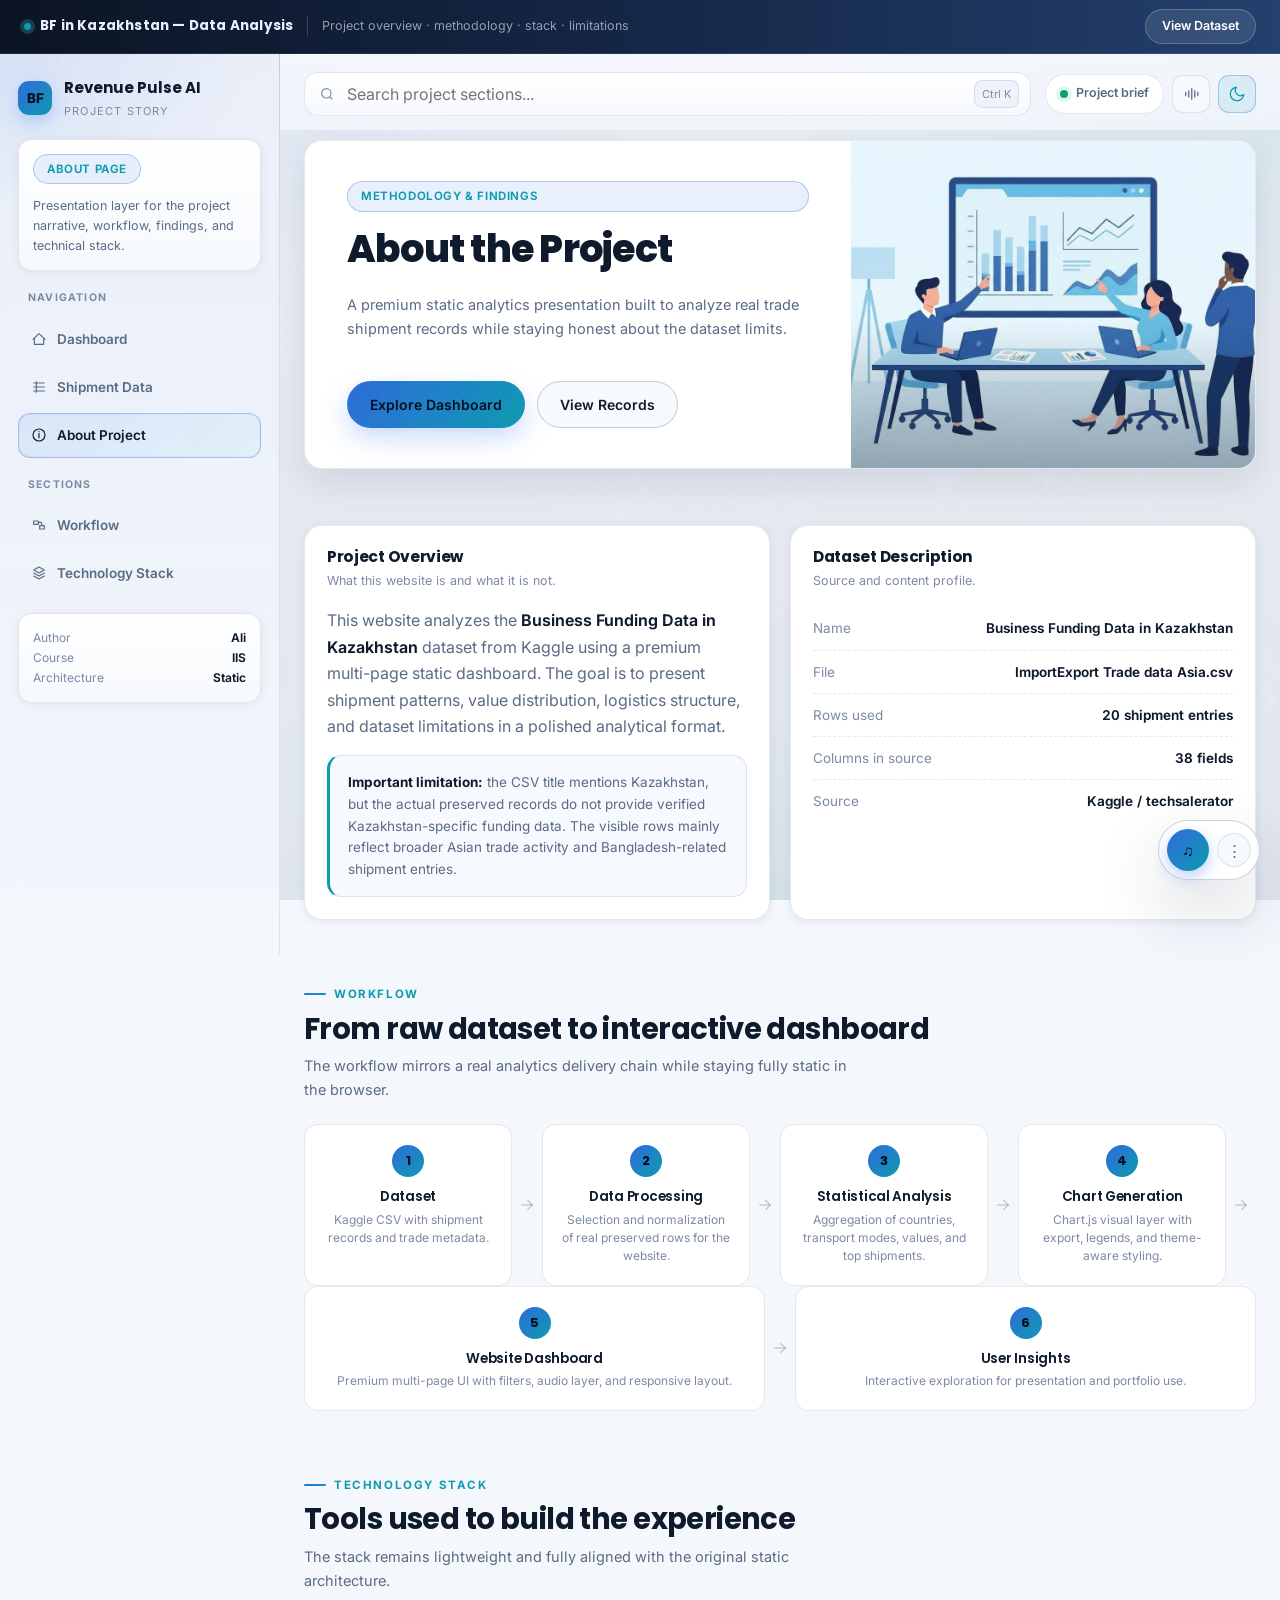
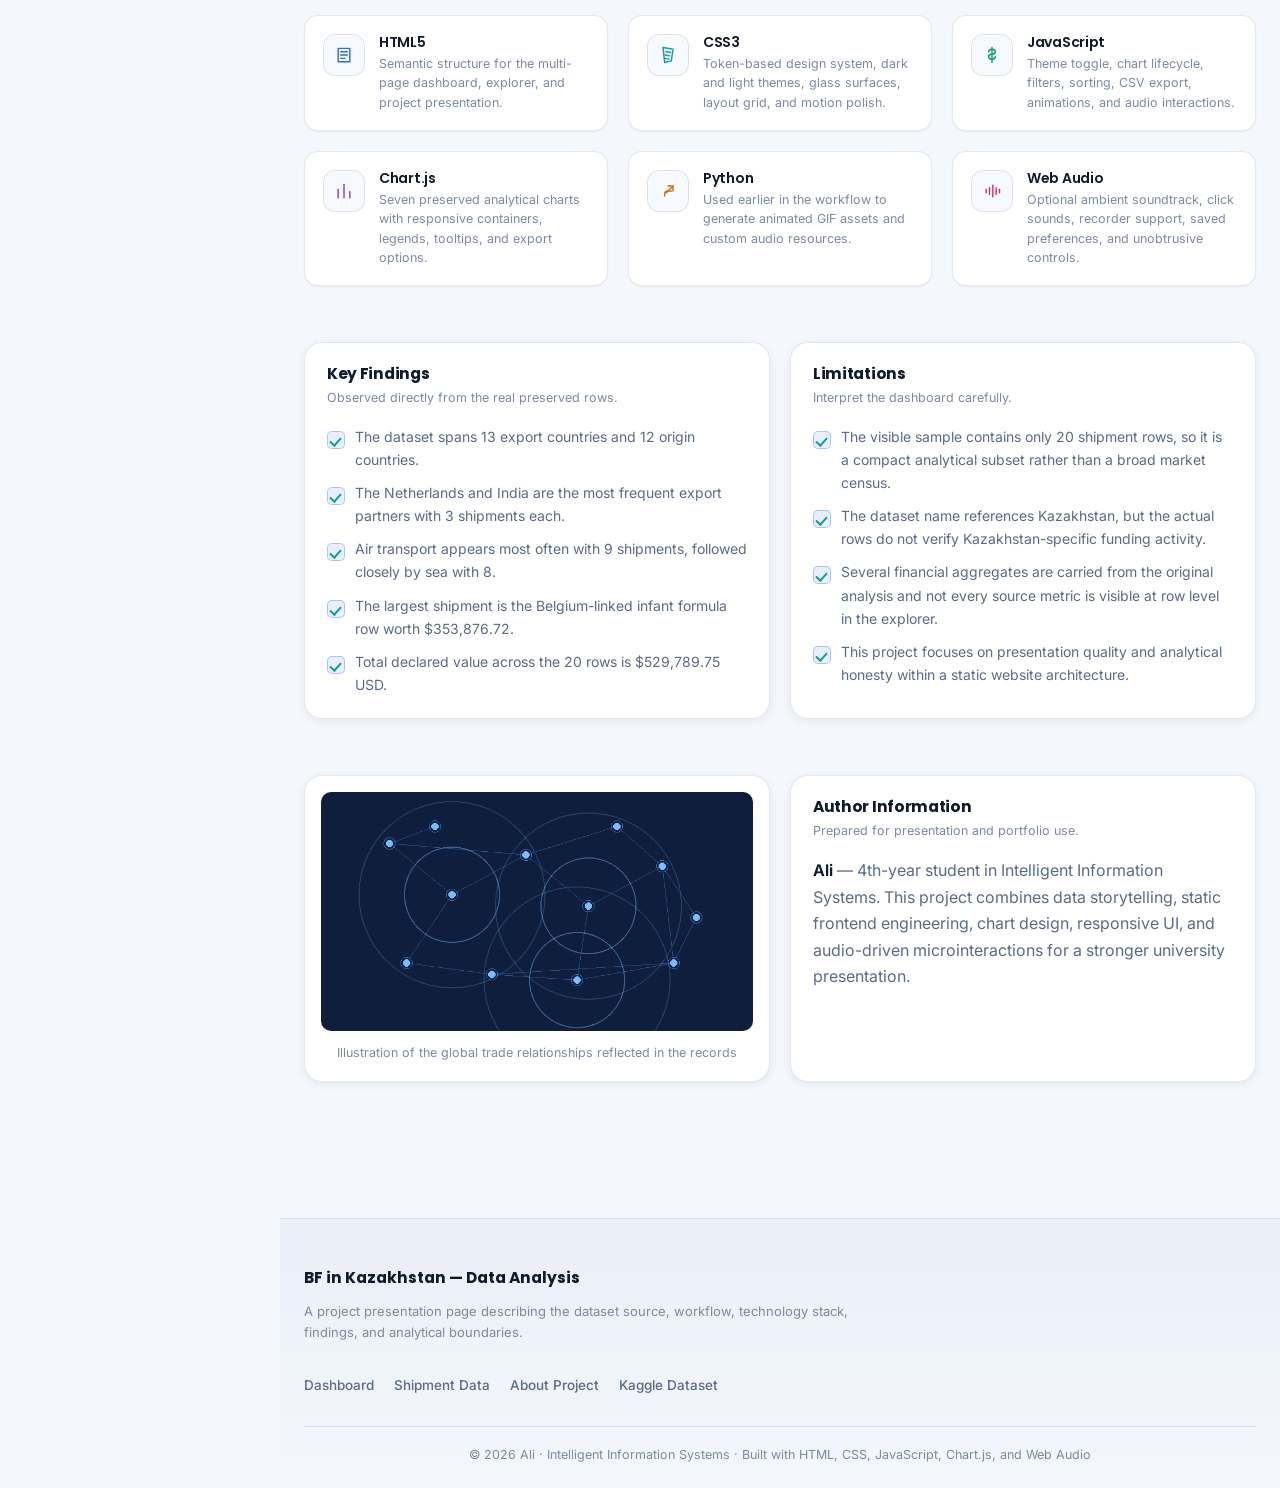
<file: about.html>
<!doctype html>
<html lang="en">
  <head>
    <meta charset="UTF-8" />
    <meta name="viewport" content="width=device-width, initial-scale=1.0" />
    <title>About - BF in Kazakhstan</title>
    <link rel="preconnect" href="https://fonts.googleapis.com" />
    <link rel="preconnect" href="https://fonts.gstatic.com" crossorigin />
    <link
      href="https://fonts.googleapis.com/css2?family=Inter:wght@400;500;600;700&family=Poppins:wght@500;600;700;800&display=swap"
      rel="stylesheet"
    />
    <link rel="stylesheet" href="style.css" />
    <script src="app.js" defer></script>
    <script src="audio.js" defer></script>
  </head>
  <body data-page="about">
    <a class="skip-link" href="#main">Skip to content</a>

    <header class="top-banner">
      <div class="top-banner-inner">
        <span class="top-banner-title">BF in Kazakhstan &mdash; Data Analysis</span>
        <span class="top-banner-sub">Project overview · methodology · stack · limitations</span>
        <a
          class="top-banner-btn"
          href="https://www.kaggle.com/datasets/techsalerator/business-funding-data-in-kazakhstan/data"
          target="_blank"
          rel="noopener"
          >View Dataset</a
        >
      </div>
    </header>

    <div class="app-shell">
      <nav class="side-rail" aria-label="Primary">
        <a class="rail-brand" href="index.html">
          <span class="brand-mark">BF</span>
          <span class="rail-brand-copy">
            <strong>Revenue Pulse AI</strong>
            <span>Project Story</span>
          </span>
        </a>

        <div class="rail-card">
          <span class="badge">About page</span>
          <p>Presentation layer for the project narrative, workflow, findings, and technical stack.</p>
        </div>

        <div class="rail-nav">
          <div class="rail-group">
            <div class="rail-title">Navigation</div>
            <div class="rail-links">
              <a class="rail-link" href="index.html">
                <svg viewBox="0 0 24 24" aria-hidden="true"><path d="M3 12.5 12 4l9 8.5"></path><path d="M5 10.5V20h14v-9.5"></path></svg>
                Dashboard
              </a>
              <a class="rail-link" href="data.html">
                <svg viewBox="0 0 24 24" aria-hidden="true"><path d="M4 6h16"></path><path d="M4 12h16"></path><path d="M4 18h16"></path><path d="M8 4v16"></path></svg>
                Shipment Data
              </a>
              <a class="rail-link active" href="about.html">
                <svg viewBox="0 0 24 24" aria-hidden="true"><circle cx="12" cy="12" r="9"></circle><path d="M12 10v6"></path><path d="M12 7h.01"></path></svg>
                About Project
              </a>
            </div>
          </div>
          <div class="rail-group">
            <div class="rail-title">Sections</div>
            <div class="rail-links">
              <a class="rail-link" href="#workflow">
                <svg viewBox="0 0 24 24" aria-hidden="true"><path d="M4 6h7v5H4z"></path><path d="M13 13h7v5h-7z"></path><path d="M11 8h4l2 5"></path></svg>
                Workflow
              </a>
              <a class="rail-link" href="#stack">
                <svg viewBox="0 0 24 24" aria-hidden="true"><path d="m12 3 8 4.5-8 4.5-8-4.5Z"></path><path d="m4 12 8 4.5 8-4.5"></path><path d="m4 16.5 8 4.5 8-4.5"></path></svg>
                Technology Stack
              </a>
            </div>
          </div>
        </div>

        <div class="rail-footer">
          <div class="rail-card">
            <div class="rail-meta"><span>Author</span><b>Ali</b></div>
            <div class="rail-meta"><span>Course</span><b>IIS</b></div>
            <div class="rail-meta"><span>Architecture</span><b>Static</b></div>
          </div>
        </div>
      </nav>

      <div class="app-main">
        <header class="app-topbar">
          <button class="icon-btn nav-toggle" type="button" data-nav-toggle aria-expanded="false" aria-label="Open navigation">
            <svg viewBox="0 0 24 24" aria-hidden="true"><path d="M4 7h16"></path><path d="M4 12h16"></path><path d="M4 17h16"></path></svg>
          </button>
          <label class="topbar-search" aria-label="Search page">
            <svg viewBox="0 0 24 24" aria-hidden="true"><circle cx="11" cy="11" r="7"></circle><path d="m20 20-3.5-3.5"></path></svg>
            <input data-top-search type="search" placeholder="Search project sections..." aria-label="Search project sections" />
            <kbd>Ctrl K</kbd>
          </label>
          <div class="topbar-actions">
            <span class="topbar-chip"><span class="dot"></span>Project brief</span>
            <button class="icon-btn" type="button" data-audio-panel-toggle aria-label="Open sound controls">
              <svg viewBox="0 0 24 24" aria-hidden="true"><path d="M5 10v4"></path><path d="M9 8v8"></path><path d="M13 5v14"></path><path d="M17 8v8"></path><path d="M21 10v4"></path></svg>
            </button>
            <button class="icon-btn" type="button" data-theme-toggle aria-pressed="false" aria-label="Switch theme">
              <svg class="i-sun" viewBox="0 0 24 24" aria-hidden="true"><circle cx="12" cy="12" r="4"></circle><path d="M12 2v2"></path><path d="M12 20v2"></path><path d="m4.9 4.9 1.4 1.4"></path><path d="m17.7 17.7 1.4 1.4"></path><path d="M2 12h2"></path><path d="M20 12h2"></path><path d="m4.9 19.1 1.4-1.4"></path><path d="m17.7 6.3 1.4-1.4"></path></svg>
              <svg class="i-moon" viewBox="0 0 24 24" aria-hidden="true"><path d="M21 12.8A9 9 0 1 1 11.2 3a7 7 0 0 0 9.8 9.8Z"></path></svg>
            </button>
          </div>
        </header>

        <main id="main" class="container">
          <section class="page-hero reveal">
            <div class="page-hero-copy">
              <span class="badge">Methodology &amp; findings</span>
              <h1>About the Project</h1>
              <p class="section-sub">
                A premium static analytics presentation built to analyze real trade shipment records while staying honest about the dataset limits.
              </p>
              <div class="hero-actions">
                <a class="btn btn-primary" href="index.html">Explore Dashboard</a>
                <a class="btn btn-ghost" href="data.html">View Records</a>
              </div>
            </div>
            <div class="hero-visual">
              <img src="assets/hero-team.jpg" alt="Project presentation visual" />
            </div>
          </section>

          <section class="section">
            <div class="grid grid-wide">
              <article class="panel reveal">
                <div class="panel-head">
                  <div>
                    <h3 class="panel-title">Project Overview</h3>
                    <p class="panel-sub">What this website is and what it is not.</p>
                  </div>
                </div>
                <p>
                  This website analyzes the <strong>Business Funding Data in Kazakhstan</strong> dataset from Kaggle using a premium multi-page static dashboard. The goal is to present shipment patterns, value distribution, logistics structure, and dataset limitations in a polished analytical format.
                </p>
                <div class="note note-accent" style="margin-top: 16px">
                  <div>
                    <b>Important limitation:</b> the CSV title mentions Kazakhstan, but the actual preserved records do not provide verified Kazakhstan-specific funding data. The visible rows mainly reflect broader Asian trade activity and Bangladesh-related shipment entries.
                  </div>
                </div>
              </article>

              <article class="panel reveal">
                <div class="panel-head">
                  <div>
                    <h3 class="panel-title">Dataset Description</h3>
                    <p class="panel-sub">Source and content profile.</p>
                  </div>
                </div>
                <div class="stat-rows">
                  <div class="stat-row"><span>Name</span><b>Business Funding Data in Kazakhstan</b></div>
                  <div class="stat-row"><span>File</span><b>ImportExport Trade data Asia.csv</b></div>
                  <div class="stat-row"><span>Rows used</span><b>20 shipment entries</b></div>
                  <div class="stat-row"><span>Columns in source</span><b>38 fields</b></div>
                  <div class="stat-row"><span>Source</span><b>Kaggle / techsalerator</b></div>
                </div>
              </article>
            </div>
          </section>

          <section id="workflow" class="section">
            <div class="section-head reveal">
              <div>
                <span class="eyebrow">Workflow</span>
                <h2>From raw dataset to interactive dashboard</h2>
                <p class="section-sub">The workflow mirrors a real analytics delivery chain while staying fully static in the browser.</p>
              </div>
            </div>

            <div class="workflow reveal">
              <div class="wf-step"><div class="wf-num">1</div><h4>Dataset</h4><p>Kaggle CSV with shipment records and trade metadata.</p></div>
              <div class="wf-arrow" aria-hidden="true"><svg viewBox="0 0 24 24"><path d="M5 12h14"></path><path d="m13 6 6 6-6 6"></path></svg></div>
              <div class="wf-step"><div class="wf-num">2</div><h4>Data Processing</h4><p>Selection and normalization of real preserved rows for the website.</p></div>
              <div class="wf-arrow" aria-hidden="true"><svg viewBox="0 0 24 24"><path d="M5 12h14"></path><path d="m13 6 6 6-6 6"></path></svg></div>
              <div class="wf-step"><div class="wf-num">3</div><h4>Statistical Analysis</h4><p>Aggregation of countries, transport modes, values, and top shipments.</p></div>
              <div class="wf-arrow" aria-hidden="true"><svg viewBox="0 0 24 24"><path d="M5 12h14"></path><path d="m13 6 6 6-6 6"></path></svg></div>
              <div class="wf-step"><div class="wf-num">4</div><h4>Chart Generation</h4><p>Chart.js visual layer with export, legends, and theme-aware styling.</p></div>
              <div class="wf-arrow" aria-hidden="true"><svg viewBox="0 0 24 24"><path d="M5 12h14"></path><path d="m13 6 6 6-6 6"></path></svg></div>
              <div class="wf-step"><div class="wf-num">5</div><h4>Website Dashboard</h4><p>Premium multi-page UI with filters, audio layer, and responsive layout.</p></div>
              <div class="wf-arrow" aria-hidden="true"><svg viewBox="0 0 24 24"><path d="M5 12h14"></path><path d="m13 6 6 6-6 6"></path></svg></div>
              <div class="wf-step"><div class="wf-num">6</div><h4>User Insights</h4><p>Interactive exploration for presentation and portfolio use.</p></div>
            </div>
          </section>

          <section id="stack" class="section">
            <div class="section-head reveal">
              <div>
                <span class="eyebrow">Technology Stack</span>
                <h2>Tools used to build the experience</h2>
                <p class="section-sub">The stack remains lightweight and fully aligned with the original static architecture.</p>
              </div>
            </div>

            <div class="grid grid-3">
              <article class="stack-card reveal" style="--stack-accent: var(--series-1)">
                <div class="stack-icon"><svg viewBox="0 0 24 24" aria-hidden="true"><path d="M5 4h14v16H5z"></path><path d="M8 8h8"></path><path d="M8 12h8"></path><path d="M8 16h5"></path></svg></div>
                <div><h4>HTML5</h4><p>Semantic structure for the multi-page dashboard, explorer, and project presentation.</p></div>
              </article>
              <article class="stack-card reveal" style="--stack-accent: var(--series-2)">
                <div class="stack-icon"><svg viewBox="0 0 24 24" aria-hidden="true"><path d="m6 3 12 2-2 14-8 2-2-18Z"></path><path d="m9 8 6 1"></path><path d="m8.5 12 5.5 1"></path><path d="m8 16 5 1"></path></svg></div>
                <div><h4>CSS3</h4><p>Token-based design system, dark and light themes, glass surfaces, layout grid, and motion polish.</p></div>
              </article>
              <article class="stack-card reveal" style="--stack-accent: var(--series-3)">
                <div class="stack-icon"><svg viewBox="0 0 24 24" aria-hidden="true"><path d="M8 8c0-2 1.8-3 4-3s4 1 4 3-1.8 3-4 3-4 1-4 3 1.8 3 4 3 4-1 4-3"></path><path d="M12 3v18"></path></svg></div>
                <div><h4>JavaScript</h4><p>Theme toggle, chart lifecycle, filters, sorting, CSV export, animations, and audio interactions.</p></div>
              </article>
              <article class="stack-card reveal" style="--stack-accent: var(--series-4)">
                <div class="stack-icon"><svg viewBox="0 0 24 24" aria-hidden="true"><path d="M5 20V10"></path><path d="M12 20V4"></path><path d="M19 20v-7"></path></svg></div>
                <div><h4>Chart.js</h4><p>Seven preserved analytical charts with responsive containers, legends, tooltips, and export options.</p></div>
              </article>
              <article class="stack-card reveal" style="--stack-accent: var(--series-5)">
                <div class="stack-icon"><svg viewBox="0 0 24 24" aria-hidden="true"><path d="M8 18v-2a4 4 0 0 1 4-4h4"></path><path d="M12 6h6v6"></path><path d="m18 6-8 8"></path></svg></div>
                <div><h4>Python</h4><p>Used earlier in the workflow to generate animated GIF assets and custom audio resources.</p></div>
              </article>
              <article class="stack-card reveal" style="--stack-accent: var(--series-6)">
                <div class="stack-icon"><svg viewBox="0 0 24 24" aria-hidden="true"><path d="M5 10v4"></path><path d="M9 8v8"></path><path d="M13 5v14"></path><path d="M17 8v8"></path><path d="M21 10v4"></path></svg></div>
                <div><h4>Web Audio</h4><p>Optional ambient soundtrack, click sounds, recorder support, saved preferences, and unobtrusive controls.</p></div>
              </article>
            </div>
          </section>

          <section class="section">
            <div class="grid grid-wide">
              <article class="panel reveal">
                <div class="panel-head">
                  <div>
                    <h3 class="panel-title">Key Findings</h3>
                    <p class="panel-sub">Observed directly from the real preserved rows.</p>
                  </div>
                </div>
                <ul class="list-check">
                  <li>The dataset spans 13 export countries and 12 origin countries.</li>
                  <li>The Netherlands and India are the most frequent export partners with 3 shipments each.</li>
                  <li>Air transport appears most often with 9 shipments, followed closely by sea with 8.</li>
                  <li>The largest shipment is the Belgium-linked infant formula row worth $353,876.72.</li>
                  <li>Total declared value across the 20 rows is $529,789.75 USD.</li>
                </ul>
              </article>

              <article class="panel reveal">
                <div class="panel-head">
                  <div>
                    <h3 class="panel-title">Limitations</h3>
                    <p class="panel-sub">Interpret the dashboard carefully.</p>
                  </div>
                </div>
                <ul class="list-check">
                  <li>The visible sample contains only 20 shipment rows, so it is a compact analytical subset rather than a broad market census.</li>
                  <li>The dataset name references Kazakhstan, but the actual rows do not verify Kazakhstan-specific funding activity.</li>
                  <li>Several financial aggregates are carried from the original analysis and not every source metric is visible at row level in the explorer.</li>
                  <li>This project focuses on presentation quality and analytical honesty within a static website architecture.</li>
                </ul>
              </article>
            </div>
          </section>

          <section class="section">
            <div class="grid grid-wide">
              <div class="gif-card reveal">
                <img src="assets/network_pulse.gif" alt="Animated network pulse representing global trade connections" />
                <p>Illustration of the global trade relationships reflected in the records</p>
              </div>
              <article class="panel reveal">
                <div class="panel-head">
                  <div>
                    <h3 class="panel-title">Author Information</h3>
                    <p class="panel-sub">Prepared for presentation and portfolio use.</p>
                  </div>
                </div>
                <p>
                  <strong>Ali</strong> — 4th-year student in Intelligent Information Systems. This project combines data storytelling, static frontend engineering, chart design, responsive UI, and audio-driven microinteractions for a stronger university presentation.
                </p>
              </article>
            </div>
          </section>
        </main>

        <footer class="site-footer">
          <div class="footer-inner">
            <div>
              <div class="footer-brand">BF in Kazakhstan &mdash; Data Analysis</div>
              <p class="footer-note">
                A project presentation page describing the dataset source, workflow, technology stack, findings, and analytical boundaries.
              </p>
            </div>
            <div class="footer-links">
              <a href="index.html">Dashboard</a>
              <a href="data.html">Shipment Data</a>
              <a href="about.html">About Project</a>
              <a
                href="https://www.kaggle.com/datasets/techsalerator/business-funding-data-in-kazakhstan/data"
                target="_blank"
                rel="noopener"
                >Kaggle Dataset</a
              >
            </div>
          </div>
          <div class="footer-bottom">
            &copy; <span id="year">2026</span> Ali &middot; Intelligent Information Systems &middot; Built with HTML, CSS, JavaScript, Chart.js, and Web Audio
          </div>
        </footer>
      </div>
    </div>
  </body>
</html>
</file>
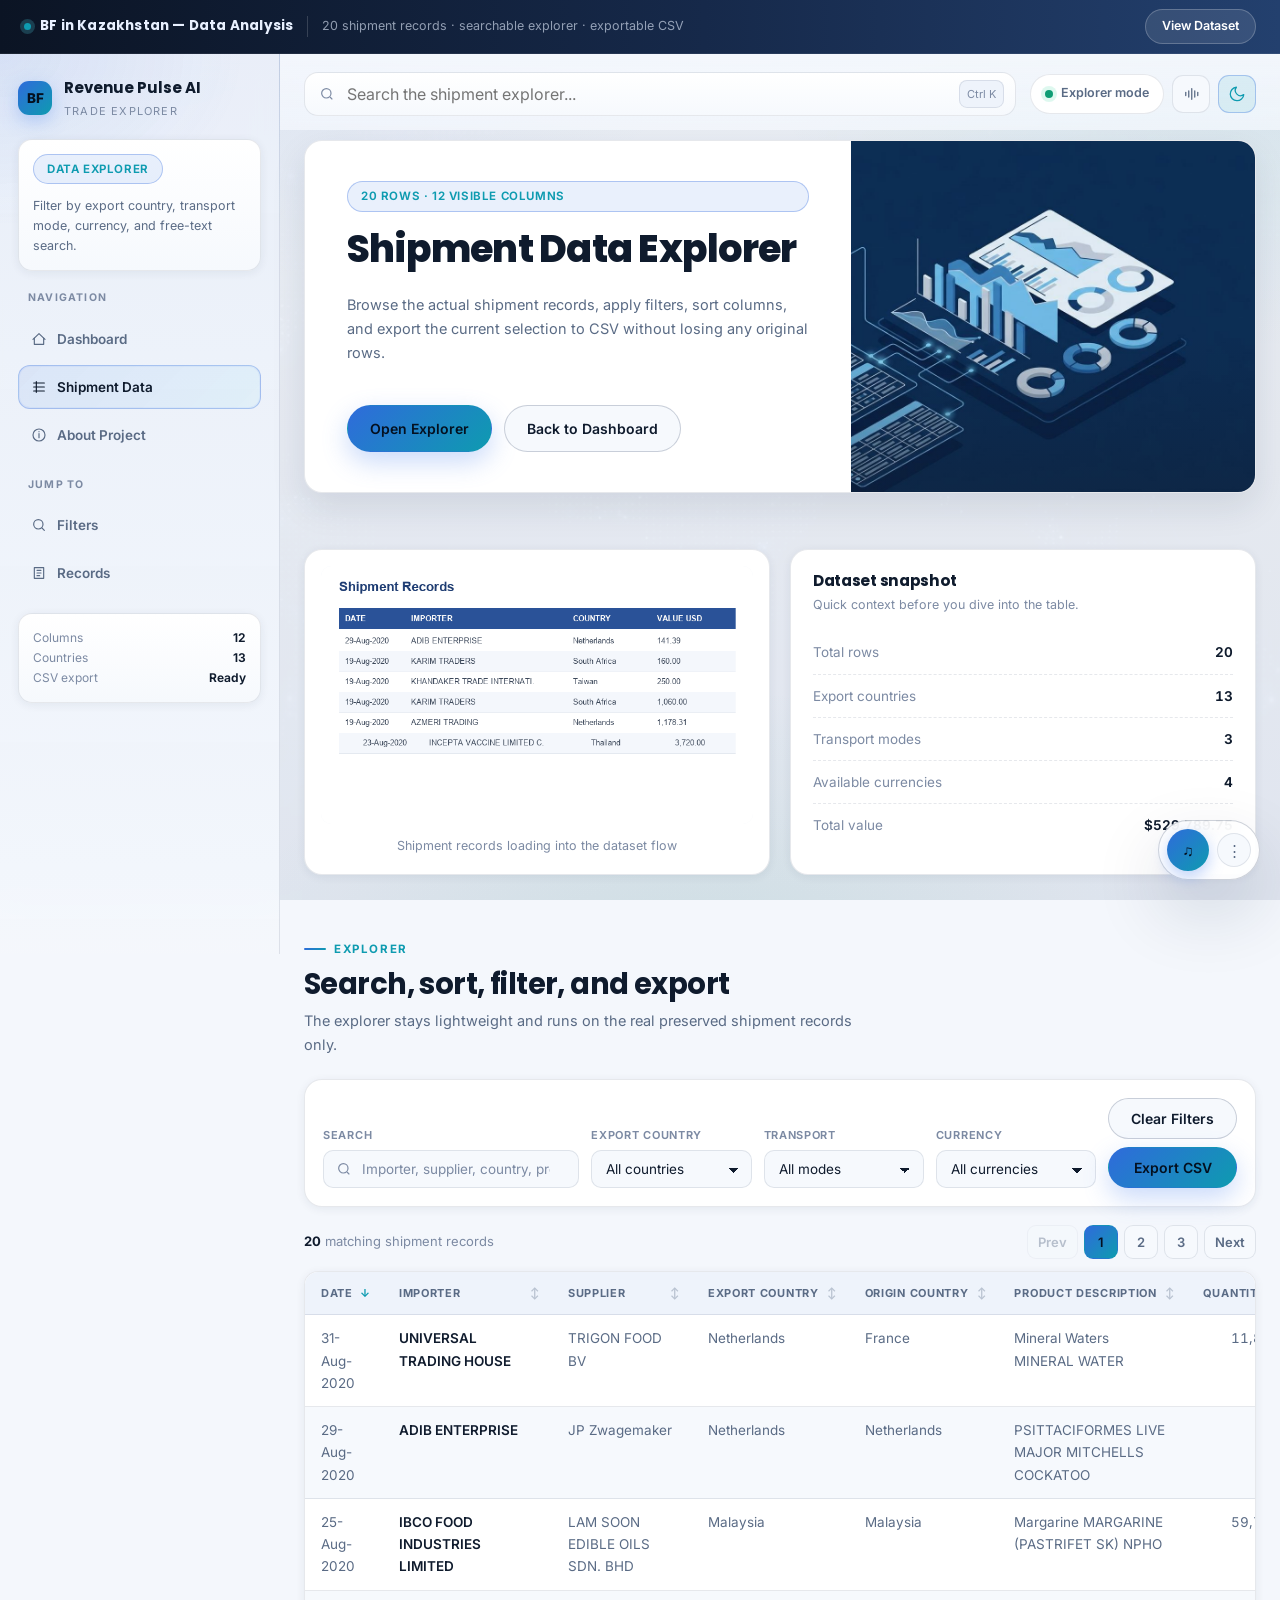
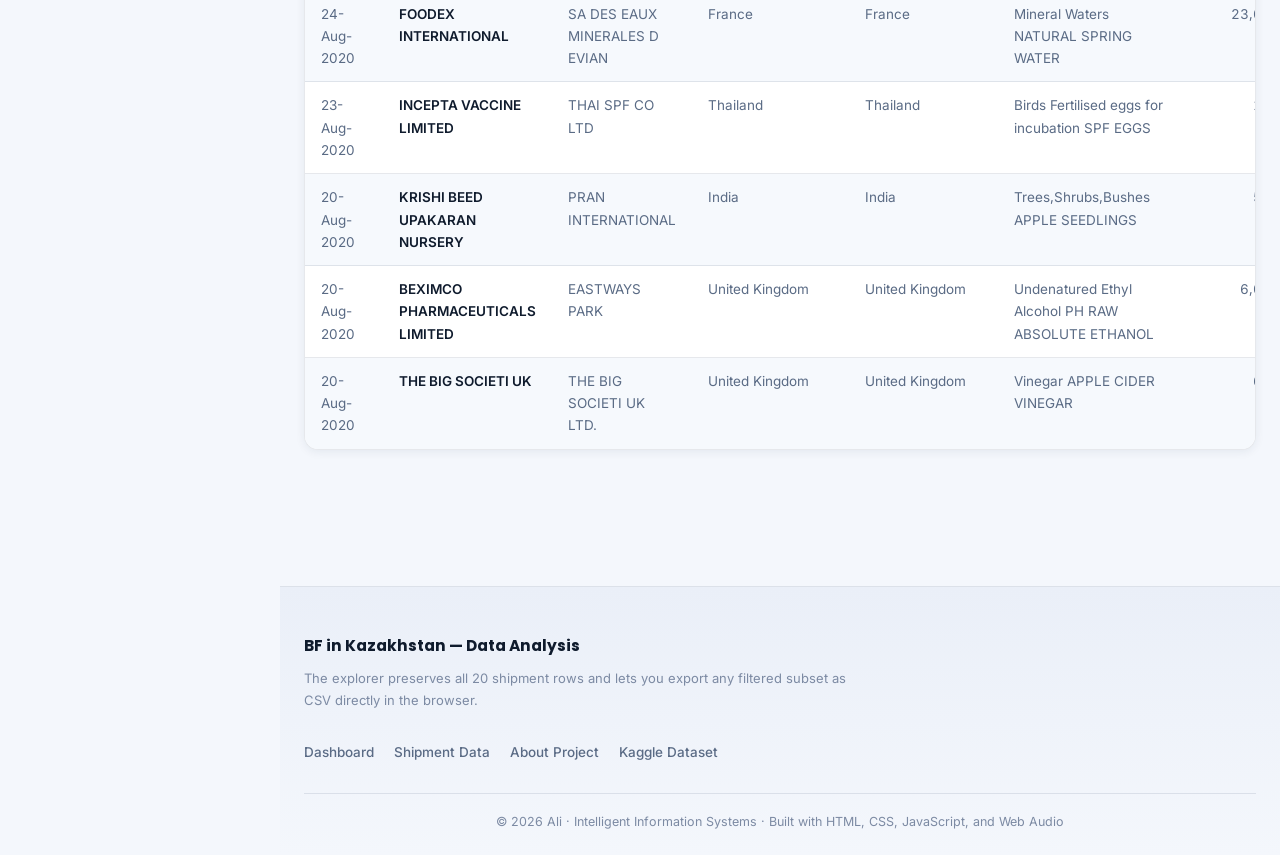
<file: data.html>
<!doctype html>
<html lang="en">
  <head>
    <meta charset="UTF-8" />
    <meta name="viewport" content="width=device-width, initial-scale=1.0" />
    <title>Shipment Data - BF in Kazakhstan</title>
    <link rel="preconnect" href="https://fonts.googleapis.com" />
    <link rel="preconnect" href="https://fonts.gstatic.com" crossorigin />
    <link
      href="https://fonts.googleapis.com/css2?family=Inter:wght@400;500;600;700&family=Poppins:wght@500;600;700;800&display=swap"
      rel="stylesheet"
    />
    <link rel="stylesheet" href="style.css" />
    <script src="data.js" defer></script>
    <script src="app.js" defer></script>
    <script src="audio.js" defer></script>
  </head>
  <body data-page="data">
    <a class="skip-link" href="#main">Skip to content</a>

    <header class="top-banner">
      <div class="top-banner-inner">
        <span class="top-banner-title"
          >BF in Kazakhstan &mdash; Data Analysis</span
        >
        <span class="top-banner-sub"
          >20 shipment records · searchable explorer · exportable CSV</span
        >
        <a
          class="top-banner-btn"
          href="https://www.kaggle.com/datasets/techsalerator/business-funding-data-in-kazakhstan/data"
          target="_blank"
          rel="noopener"
          >View Dataset</a
        >
      </div>
    </header>

    <div class="app-shell">
      <nav class="side-rail" aria-label="Primary">
        <a class="rail-brand" href="index.html">
          <span class="brand-mark">BF</span>
          <span class="rail-brand-copy">
            <strong>Revenue Pulse AI</strong>
            <span>Trade Explorer</span>
          </span>
        </a>

        <div class="rail-card">
          <span class="badge">Data explorer</span>
          <p>
            Filter by export country, transport mode, currency, and free-text
            search.
          </p>
        </div>

        <div class="rail-nav">
          <div class="rail-group">
            <div class="rail-title">Navigation</div>
            <div class="rail-links">
              <a class="rail-link" href="index.html">
                <svg viewBox="0 0 24 24" aria-hidden="true">
                  <path d="M3 12.5 12 4l9 8.5"></path>
                  <path d="M5 10.5V20h14v-9.5"></path>
                </svg>
                Dashboard
              </a>
              <a class="rail-link active" href="data.html">
                <svg viewBox="0 0 24 24" aria-hidden="true">
                  <path d="M4 6h16"></path>
                  <path d="M4 12h16"></path>
                  <path d="M4 18h16"></path>
                  <path d="M8 4v16"></path>
                </svg>
                Shipment Data
              </a>
              <a class="rail-link" href="about.html">
                <svg viewBox="0 0 24 24" aria-hidden="true">
                  <circle cx="12" cy="12" r="9"></circle>
                  <path d="M12 10v6"></path>
                  <path d="M12 7h.01"></path>
                </svg>
                About Project
              </a>
            </div>
          </div>
          <div class="rail-group">
            <div class="rail-title">Jump to</div>
            <div class="rail-links">
              <a class="rail-link" href="#explorer">
                <svg viewBox="0 0 24 24" aria-hidden="true">
                  <circle cx="11" cy="11" r="7"></circle>
                  <path d="m20 20-3.5-3.5"></path>
                </svg>
                Filters
              </a>
              <a class="rail-link" href="#records">
                <svg viewBox="0 0 24 24" aria-hidden="true">
                  <path d="M5 4h14v16H5z"></path>
                  <path d="M9 8h6"></path>
                  <path d="M9 12h6"></path>
                  <path d="M9 16h4"></path>
                </svg>
                Records
              </a>
            </div>
          </div>
        </div>

        <div class="rail-footer">
          <div class="rail-card">
            <div class="rail-meta"><span>Columns</span><b>12</b></div>
            <div class="rail-meta"><span>Countries</span><b>13</b></div>
            <div class="rail-meta"><span>CSV export</span><b>Ready</b></div>
          </div>
        </div>
      </nav>

      <div class="app-main">
        <header class="app-topbar">
          <button
            class="icon-btn nav-toggle"
            type="button"
            data-nav-toggle
            aria-expanded="false"
            aria-label="Open navigation"
          >
            <svg viewBox="0 0 24 24" aria-hidden="true">
              <path d="M4 7h16"></path>
              <path d="M4 12h16"></path>
              <path d="M4 17h16"></path>
            </svg>
          </button>
          <label class="topbar-search" aria-label="Search page">
            <svg viewBox="0 0 24 24" aria-hidden="true">
              <circle cx="11" cy="11" r="7"></circle>
              <path d="m20 20-3.5-3.5"></path>
            </svg>
            <input
              data-top-search
              type="search"
              placeholder="Search the shipment explorer..."
              aria-label="Search the shipment explorer"
            />
            <kbd>Ctrl K</kbd>
          </label>
          <div class="topbar-actions">
            <span class="topbar-chip"
              ><span class="dot"></span>Explorer mode</span
            >
            <button
              class="icon-btn"
              type="button"
              data-audio-panel-toggle
              aria-label="Open sound controls"
            >
              <svg viewBox="0 0 24 24" aria-hidden="true">
                <path d="M5 10v4"></path>
                <path d="M9 8v8"></path>
                <path d="M13 5v14"></path>
                <path d="M17 8v8"></path>
                <path d="M21 10v4"></path>
              </svg>
            </button>
            <button
              class="icon-btn"
              type="button"
              data-theme-toggle
              aria-pressed="false"
              aria-label="Switch theme"
            >
              <svg class="i-sun" viewBox="0 0 24 24" aria-hidden="true">
                <circle cx="12" cy="12" r="4"></circle>
                <path d="M12 2v2"></path>
                <path d="M12 20v2"></path>
                <path d="m4.9 4.9 1.4 1.4"></path>
                <path d="m17.7 17.7 1.4 1.4"></path>
                <path d="M2 12h2"></path>
                <path d="M20 12h2"></path>
                <path d="m4.9 19.1 1.4-1.4"></path>
                <path d="m17.7 6.3 1.4-1.4"></path>
              </svg>
              <svg class="i-moon" viewBox="0 0 24 24" aria-hidden="true">
                <path d="M21 12.8A9 9 0 1 1 11.2 3a7 7 0 0 0 9.8 9.8Z"></path>
              </svg>
            </button>
          </div>
        </header>

        <main id="main" class="container">
          <section class="page-hero reveal">
            <div class="page-hero-copy">
              <span class="badge">20 rows · 12 visible columns</span>
              <h1>Shipment Data Explorer</h1>
              <p class="section-sub">
                Browse the actual shipment records, apply filters, sort columns,
                and export the current selection to CSV without losing any
                original rows.
              </p>
              <div class="hero-actions">
                <a class="btn btn-primary" href="#explorer">Open Explorer</a>
                <a class="btn btn-ghost" href="index.html">Back to Dashboard</a>
              </div>
            </div>
            <div class="hero-visual">
              <img
                src="assets/hero-data.jpg"
                alt="Data explorer interface visual"
              />
            </div>
          </section>

          <section class="section">
            <div class="grid grid-wide">
              <div class="gif-card reveal">
                <img
                  src="assets/data_rows.gif"
                  alt="Animated rows of shipment records loading"
                />
                <p>Shipment records loading into the dataset flow</p>
              </div>

              <article class="panel reveal">
                <div class="panel-head">
                  <div>
                    <h3 class="panel-title">Dataset snapshot</h3>
                    <p class="panel-sub">
                      Quick context before you dive into the table.
                    </p>
                  </div>
                </div>
                <div class="stat-rows">
                  <div class="stat-row"><span>Total rows</span><b>20</b></div>
                  <div class="stat-row">
                    <span>Export countries</span><b>13</b>
                  </div>
                  <div class="stat-row">
                    <span>Transport modes</span><b>3</b>
                  </div>
                  <div class="stat-row">
                    <span>Available currencies</span><b>4</b>
                  </div>
                  <div class="stat-row">
                    <span>Total value</span><b>$529,789.75</b>
                  </div>
                </div>
              </article>
            </div>
          </section>

          <section id="explorer" class="section">
            <div class="section-head reveal">
              <div>
                <span class="eyebrow">Explorer</span>
                <h2>Search, sort, filter, and export</h2>
                <p class="section-sub">
                  The explorer stays lightweight and runs on the real preserved
                  shipment records only.
                </p>
              </div>
            </div>

            <form class="filters reveal" onsubmit="return false;">
              <div class="field">
                <label for="shipmentSearch">Search</label>
                <div class="search-wrap">
                  <svg viewBox="0 0 24 24" aria-hidden="true">
                    <circle cx="11" cy="11" r="7"></circle>
                    <path d="m20 20-3.5-3.5"></path>
                  </svg>
                  <input
                    id="shipmentSearch"
                    class="input"
                    type="search"
                    placeholder="Importer, supplier, country, product..."
                  />
                </div>
              </div>

              <div class="field">
                <label for="countryFilter">Export country</label>
                <select id="countryFilter" class="select">
                  <option value="all">All countries</option>
                </select>
              </div>

              <div class="field">
                <label for="transportFilter">Transport</label>
                <select id="transportFilter" class="select">
                  <option value="all">All modes</option>
                </select>
              </div>

              <div class="field">
                <label for="currencyFilter">Currency</label>
                <select id="currencyFilter" class="select">
                  <option value="all">All currencies</option>
                </select>
              </div>

              <div class="field field-actions">
                <button id="clearFilters" class="btn btn-ghost" type="button">
                  Clear Filters
                </button>
                <button id="exportCsv" class="btn btn-primary" type="button">
                  Export CSV
                </button>
              </div>
            </form>

            <div class="explorer-bar reveal">
              <div id="resultsCount" class="results-count">
                <b>20</b> matching shipment records
              </div>
              <div id="pager" class="pager" aria-label="Pagination"></div>
            </div>

            <div id="records" class="table-wrap reveal">
              <table>
                <thead>
                  <tr>
                    <th
                      class="sortable"
                      data-sort="date"
                      aria-sort="descending"
                    >
                      Date
                    </th>
                    <th
                      class="sortable"
                      data-sort="importerName"
                      aria-sort="none"
                    >
                      Importer
                    </th>
                    <th
                      class="sortable"
                      data-sort="supplierName"
                      aria-sort="none"
                    >
                      Supplier
                    </th>
                    <th
                      class="sortable"
                      data-sort="exportCountry"
                      aria-sort="none"
                    >
                      Export Country
                    </th>
                    <th
                      class="sortable"
                      data-sort="originCountry"
                      aria-sort="none"
                    >
                      Origin Country
                    </th>
                    <th
                      class="sortable"
                      data-sort="productDescription"
                      aria-sort="none"
                    >
                      Product Description
                    </th>
                    <th
                      class="sortable num"
                      data-sort="quantity"
                      aria-sort="none"
                    >
                      Quantity
                    </th>
                    <th class="sortable" data-sort="unit" aria-sort="none">
                      Unit
                    </th>
                    <th
                      class="sortable num"
                      data-sort="totalValueUsd"
                      aria-sort="none"
                    >
                      Total Value USD
                    </th>
                    <th class="sortable" data-sort="currency" aria-sort="none">
                      Currency
                    </th>
                    <th
                      class="sortable"
                      data-sort="modeOfTransport"
                      aria-sort="none"
                    >
                      Transport
                    </th>
                    <th
                      class="sortable"
                      data-sort="portOfUnloading"
                      aria-sort="none"
                    >
                      Port
                    </th>
                  </tr>
                </thead>
                <tbody id="shipmentRows"></tbody>
              </table>
            </div>

            <div id="emptyState" class="empty-state reveal" aria-live="polite">
              <svg viewBox="0 0 24 24" aria-hidden="true">
                <circle cx="11" cy="11" r="7"></circle>
                <path d="m20 20-3.5-3.5"></path>
                <path d="M8.5 8.5l5 5"></path>
                <path d="m13.5 8.5-5 5"></path>
              </svg>
              <h3>No matching records</h3>
              <p>
                Try widening the search text or resetting the active filters.
              </p>
              <button
                class="btn btn-ghost"
                type="button"
                onclick="document.getElementById('clearFilters').click()"
              >
                Reset Explorer
              </button>
            </div>
          </section>
        </main>

        <footer class="site-footer">
          <div class="footer-inner">
            <div>
              <div class="footer-brand">
                BF in Kazakhstan &mdash; Data Analysis
              </div>
              <p class="footer-note">
                The explorer preserves all 20 shipment rows and lets you export
                any filtered subset as CSV directly in the browser.
              </p>
            </div>
            <div class="footer-links">
              <a href="index.html">Dashboard</a>
              <a href="data.html">Shipment Data</a>
              <a href="about.html">About Project</a>
              <a
                href="https://www.kaggle.com/datasets/techsalerator/business-funding-data-in-kazakhstan/data"
                target="_blank"
                rel="noopener"
                >Kaggle Dataset</a
              >
            </div>
          </div>
          <div class="footer-bottom">
            &copy; <span id="year">2026</span> Ali &middot; Intelligent
            Information Systems &middot; Built with HTML, CSS, JavaScript, and
            Web Audio
          </div>
        </footer>
      </div>
    </div>
  </body>
</html>
</file>
<file: style.css>
/* =========================================================
   BF in Kazakhstan — Data Analysis
   Premium analytics design system
   Dark is the default theme; [data-theme="light"] overrides it.
   ========================================================= */

/* ---------------------------------------------------- tokens ---- */

:root {
  color-scheme: dark;

  --bg: #080d18;
  --bg-elev: #0d1524;
  --surface: #111a2b;
  --surface-2: #172235;
  --surface-3: #1e2b42;

  --line: rgba(148, 163, 184, 0.16);
  --line-strong: rgba(148, 163, 184, 0.3);

  --text: #f8fafc;
  --text-2: #94a3b8;
  --text-3: #64748b;

  --accent: #5b8def;
  --accent-2: #53d6e8;
  --emerald: #34d399;
  --amber: #fbbf24;
  --violet: #a78bfa;
  --pink: #f472b6;
  --rose: #fb7185;

  --accent-soft: rgba(91, 141, 239, 0.16);
  --accent-line: rgba(91, 141, 239, 0.42);
  --cyan-soft: rgba(83, 214, 232, 0.14);
  --emerald-soft: rgba(52, 211, 153, 0.14);

  --grad-brand: linear-gradient(135deg, #5b8def, #53d6e8);
  --grad-panel: linear-gradient(160deg, rgba(91, 141, 239, 0.1), rgba(83, 214, 232, 0.04));
  --grad-text: linear-gradient(135deg, #f8fafc 10%, #8fb6ea 90%);

  --radius: 18px;
  --radius-md: 14px;
  --radius-sm: 10px;

  --shadow-xs: 0 1px 2px rgba(0, 0, 0, 0.3);
  --shadow-sm: 0 2px 10px rgba(0, 0, 0, 0.28);
  --shadow-md: 0 14px 34px rgba(0, 0, 0, 0.36);
  --shadow-lg: 0 30px 70px rgba(0, 0, 0, 0.5);
  --glow: 0 0 0 1px rgba(91, 141, 239, 0.28), 0 16px 40px rgba(91, 141, 239, 0.2);

  --maxw: 1240px;
  --ease: cubic-bezier(0.2, 0.7, 0.2, 1);

  /* chart series — readable on the dark surface, colour-blind aware order */
  --series-1: #5b8def;
  --series-2: #53d6e8;
  --series-3: #34d399;
  --series-4: #a78bfa;
  --series-5: #fbbf24;
  --series-6: #f472b6;
  --series-7: #60a5fa;
  --series-8: #2dd4bf;
  --series-9: #c084fc;
  --series-10: #fb923c;
  --series-11: #38bdf8;
  --series-12: #4ade80;
  --series-13: #818cf8;

  --chart-grid: rgba(148, 163, 184, 0.12);
  --chart-tick: #8296b3;
  --chart-border: #111a2b;
}

[data-theme="light"] {
  color-scheme: light;

  --bg: #f4f7fc;
  --bg-elev: #eaeff8;
  --surface: #ffffff;
  --surface-2: #f6f9fd;
  --surface-3: #eef3fb;

  --line: rgba(15, 37, 71, 0.1);
  --line-strong: rgba(15, 37, 71, 0.2);

  --text: #0f1b2d;
  --text-2: #5a6b85;
  --text-3: #7c8aa3;

  --accent: #2f6bdb;
  --accent-2: #0e9bb0;
  --emerald: #0f9d74;
  --amber: #b45309;
  --violet: #7c3aed;
  --pink: #db2777;
  --rose: #e11d48;

  --accent-soft: rgba(47, 107, 219, 0.1);
  --accent-line: rgba(47, 107, 219, 0.32);
  --cyan-soft: rgba(14, 155, 176, 0.1);
  --emerald-soft: rgba(15, 157, 116, 0.1);

  --grad-brand: linear-gradient(135deg, #2f6bdb, #0e9bb0);
  --grad-panel: linear-gradient(160deg, rgba(47, 107, 219, 0.07), rgba(14, 155, 176, 0.03));
  --grad-text: linear-gradient(135deg, #0f1b2d 10%, #2f6bdb 90%);

  --shadow-xs: 0 1px 2px rgba(15, 37, 71, 0.06);
  --shadow-sm: 0 2px 10px rgba(15, 37, 71, 0.07);
  --shadow-md: 0 14px 34px rgba(15, 37, 71, 0.1);
  --shadow-lg: 0 30px 70px rgba(15, 37, 71, 0.16);
  --glow: 0 0 0 1px rgba(47, 107, 219, 0.2), 0 16px 40px rgba(47, 107, 219, 0.12);

  --series-1: #2f6bdb;
  --series-2: #0e9bb0;
  --series-3: #0f9d74;
  --series-4: #7c3aed;
  --series-5: #c2740b;
  --series-6: #db2777;
  --series-7: #2563eb;
  --series-8: #0d9488;
  --series-9: #9333ea;
  --series-10: #ea580c;
  --series-11: #0284c7;
  --series-12: #16a34a;
  --series-13: #4f46e5;

  --chart-grid: rgba(15, 37, 71, 0.08);
  --chart-tick: #64748b;
  --chart-border: #ffffff;
}

/* ------------------------------------------------------ base ---- */

* {
  margin: 0;
  padding: 0;
  box-sizing: border-box;
}

html {
  scroll-behavior: smooth;
  -webkit-text-size-adjust: 100%;
  scroll-padding-top: 90px;
}

body {
  font-family: "Inter", "Segoe UI", Tahoma, Geneva, Verdana, sans-serif;
  font-size: 16px;
  line-height: 1.65;
  color: var(--text);
  background: var(--bg);
  position: relative;
  overflow-x: hidden;
  -webkit-font-smoothing: antialiased;
  -moz-osx-font-smoothing: grayscale;
  transition: background 0.35s ease, color 0.35s ease;
}

/* Layered ambient background */
body::before {
  content: "";
  position: fixed;
  inset: 0;
  z-index: -2;
  pointer-events: none;
  background:
    radial-gradient(1100px 620px at 8% -10%, var(--accent-soft), transparent 62%),
    radial-gradient(900px 540px at 100% 4%, var(--cyan-soft), transparent 58%),
    radial-gradient(800px 520px at 55% 112%, var(--emerald-soft), transparent 62%),
    linear-gradient(180deg, var(--bg) 0%, var(--bg-elev) 100%);
}

/* Faint world-map texture */
body::after {
  content: "";
  position: fixed;
  inset: 0;
  z-index: -1;
  pointer-events: none;
  opacity: 0.05;
  background: url("assets/bg-map.jpg") no-repeat center / cover;
}

[data-theme="light"] body::after {
  opacity: 0.04;
}

img,
canvas,
svg,
video {
  max-width: 100%;
}

img {
  display: block;
}

::selection {
  background: var(--accent);
  color: #fff;
}

:focus-visible {
  outline: 2px solid var(--accent-2);
  outline-offset: 2px;
  border-radius: 6px;
}

.sr-only {
  position: absolute;
  width: 1px;
  height: 1px;
  padding: 0;
  overflow: hidden;
  clip: rect(0, 0, 0, 0);
  white-space: nowrap;
  border: 0;
}

.skip-link {
  position: absolute;
  left: 16px;
  top: -60px;
  z-index: 5000;
  padding: 10px 18px;
  border-radius: var(--radius-sm);
  background: var(--accent);
  color: #fff;
  font-weight: 600;
  text-decoration: none;
  transition: top 0.2s var(--ease);
}

.skip-link:focus {
  top: 14px;
}

/* -------------------------------------------------- top banner -- */

.top-banner {
  position: relative;
  overflow: hidden;
  background: linear-gradient(90deg, #0b1424, #16294a 55%, #23406e);
  border-bottom: 1px solid rgba(255, 255, 255, 0.07);
  color: #e8f0ff;
  padding: 9px 24px;
}

.top-banner::after {
  content: "";
  position: absolute;
  top: 0;
  left: -30%;
  width: 30%;
  height: 100%;
  background: linear-gradient(90deg, transparent, rgba(255, 255, 255, 0.14), transparent);
  animation: shimmer 7s ease-in-out infinite;
}

.top-banner-inner {
  position: relative;
  z-index: 1;
  max-width: var(--maxw);
  margin: 0 auto;
  display: flex;
  align-items: center;
  gap: 14px;
  flex-wrap: wrap;
}

.top-banner-title {
  display: flex;
  align-items: center;
  gap: 9px;
  font-family: "Poppins", "Inter", sans-serif;
  font-size: 13.5px;
  font-weight: 700;
  letter-spacing: 0.2px;
}

.top-banner-title::before {
  content: "";
  width: 7px;
  height: 7px;
  border-radius: 50%;
  background: var(--accent-2);
  box-shadow: 0 0 0 4px rgba(83, 214, 232, 0.22);
}

.top-banner-sub {
  font-size: 12.5px;
  color: rgba(226, 236, 252, 0.62);
  padding-left: 14px;
  border-left: 1px solid rgba(255, 255, 255, 0.16);
}

.top-banner-btn {
  margin-left: auto;
  padding: 6px 16px;
  border-radius: 999px;
  background: rgba(255, 255, 255, 0.1);
  border: 1px solid rgba(255, 255, 255, 0.22);
  color: #fff;
  font-size: 12.5px;
  font-weight: 600;
  text-decoration: none;
  transition: background 0.25s var(--ease), transform 0.25s var(--ease),
    border-color 0.25s var(--ease);
}

.top-banner-btn:hover {
  background: #fff;
  color: #16294a;
  border-color: #fff;
  transform: translateY(-1px);
}

/* ----------------------------------------------------- navbar --- */

.app-nav {
  position: sticky;
  top: 0;
  z-index: 1000;
  background: color-mix(in srgb, var(--bg) 78%, transparent);
  backdrop-filter: saturate(170%) blur(16px);
  -webkit-backdrop-filter: saturate(170%) blur(16px);
  border-bottom: 1px solid var(--line);
  transition: box-shadow 0.3s var(--ease), background 0.3s var(--ease);
}

@supports not (background: color-mix(in srgb, red 50%, blue)) {
  .app-nav {
    background: rgba(9, 15, 27, 0.86);
  }
  [data-theme="light"] .app-nav {
    background: rgba(255, 255, 255, 0.86);
  }
}

.app-nav.stuck {
  box-shadow: var(--shadow-md);
}

.nav-inner {
  max-width: var(--maxw);
  margin: 0 auto;
  padding: 11px 24px;
  display: flex;
  align-items: center;
  gap: 18px;
}

.nav-brand {
  display: flex;
  align-items: center;
  gap: 11px;
  font-family: "Poppins", "Inter", sans-serif;
  font-size: 15.5px;
  font-weight: 700;
  letter-spacing: -0.2px;
  color: var(--text);
  text-decoration: none;
  white-space: nowrap;
}

.brand-mark {
  width: 34px;
  height: 34px;
  flex: 0 0 34px;
  border-radius: 11px;
  display: grid;
  place-items: center;
  background: var(--grad-brand);
  color: #04101f;
  font-size: 13.5px;
  font-weight: 800;
  letter-spacing: -0.5px;
  box-shadow: 0 6px 18px rgba(91, 141, 239, 0.36);
}

.brand-text b {
  color: var(--accent-2);
  font-weight: 700;
}

.brand-text span {
  display: block;
  font-family: "Inter", sans-serif;
  font-size: 10.5px;
  font-weight: 500;
  letter-spacing: 1.4px;
  text-transform: uppercase;
  color: var(--text-3);
  line-height: 1.2;
}

.nav-links {
  display: flex;
  align-items: center;
  gap: 4px;
  margin-left: auto;
  position: relative;
}

.nav-link {
  position: relative;
  padding: 8px 15px;
  border-radius: 999px;
  font-size: 13.5px;
  font-weight: 600;
  color: var(--text-2);
  text-decoration: none;
  transition: color 0.22s var(--ease), background 0.22s var(--ease);
}

.nav-link:hover {
  color: var(--text);
  background: var(--surface-2);
}

.nav-link.active {
  color: var(--text);
  background: var(--accent-soft);
  box-shadow: inset 0 0 0 1px var(--accent-line);
}

.nav-link.active::after {
  content: "";
  position: absolute;
  left: 50%;
  bottom: -1px;
  width: 20px;
  height: 2px;
  border-radius: 2px;
  transform: translateX(-50%);
  background: var(--grad-brand);
}

.nav-actions {
  display: flex;
  align-items: center;
  gap: 8px;
  padding-left: 14px;
  border-left: 1px solid var(--line);
}

.icon-btn {
  width: 38px;
  height: 38px;
  flex: 0 0 38px;
  display: grid;
  place-items: center;
  border-radius: 11px;
  border: 1px solid var(--line);
  background: var(--surface-2);
  color: var(--text-2);
  cursor: pointer;
  transition: color 0.22s var(--ease), border-color 0.22s var(--ease),
    background 0.22s var(--ease), transform 0.22s var(--ease);
}

.icon-btn:hover {
  color: var(--text);
  border-color: var(--line-strong);
  transform: translateY(-1px);
}

.icon-btn[aria-pressed="true"] {
  color: var(--accent-2);
  border-color: var(--accent-line);
  background: var(--cyan-soft);
}

.icon-btn svg {
  width: 18px;
  height: 18px;
  fill: none;
  stroke: currentColor;
  stroke-width: 1.7;
  stroke-linecap: round;
  stroke-linejoin: round;
}

.i-moon {
  display: none;
}

[data-theme="light"] .i-sun {
  display: none;
}

[data-theme="light"] .i-moon {
  display: block;
}

.nav-toggle {
  display: none;
}

/* -------------------------------------------- dashboard shell --- */

.app-shell {
  display: grid;
  grid-template-columns: 280px minmax(0, 1fr);
  gap: 0;
  min-height: calc(100vh - 46px);
}

.side-rail {
  position: sticky;
  top: 0;
  align-self: start;
  min-height: 100vh;
  padding: 22px 18px 24px;
  border-right: 1px solid var(--line);
  background:
    radial-gradient(340px 240px at 0% 0%, var(--accent-soft), transparent 72%),
    linear-gradient(180deg, color-mix(in srgb, var(--bg-elev) 92%, transparent), color-mix(in srgb, var(--bg) 94%, transparent));
  backdrop-filter: saturate(160%) blur(14px);
  -webkit-backdrop-filter: saturate(160%) blur(14px);
}

@supports not (background: color-mix(in srgb, red 50%, blue)) {
  .side-rail {
    background: linear-gradient(180deg, rgba(13, 21, 36, 0.96), rgba(8, 13, 24, 0.96));
  }
  [data-theme="light"] .side-rail {
    background: linear-gradient(180deg, rgba(250, 252, 255, 0.96), rgba(244, 247, 252, 0.98));
  }
}

.rail-brand {
  display: flex;
  align-items: center;
  gap: 12px;
  margin-bottom: 18px;
  text-decoration: none;
}

.rail-brand-copy {
  min-width: 0;
}

.rail-brand-copy strong {
  display: block;
  font-family: "Poppins", "Inter", sans-serif;
  font-size: 15px;
  font-weight: 700;
  color: var(--text);
}

.rail-brand-copy span {
  display: block;
  margin-top: 2px;
  font-size: 11px;
  letter-spacing: 1.2px;
  text-transform: uppercase;
  color: var(--text-3);
}

.rail-card {
  padding: 14px;
  border-radius: var(--radius-md);
  border: 1px solid var(--line);
  background: linear-gradient(180deg, var(--surface), var(--surface-2));
  box-shadow: var(--shadow-sm);
}

.rail-card + .rail-card {
  margin-top: 14px;
}

.rail-card .badge {
  margin-bottom: 12px;
}

.rail-card p {
  font-size: 12.5px;
  line-height: 1.6;
}

.rail-nav {
  margin-top: 18px;
}

.rail-group + .rail-group {
  margin-top: 18px;
}

.rail-title {
  margin-bottom: 10px;
  padding: 0 10px;
  font-size: 10.5px;
  font-weight: 700;
  letter-spacing: 1.2px;
  text-transform: uppercase;
  color: var(--text-3);
}

.rail-links {
  display: grid;
  gap: 4px;
}

.rail-link {
  display: flex;
  align-items: center;
  gap: 10px;
  padding: 10px 12px;
  border-radius: 12px;
  color: var(--text-2);
  text-decoration: none;
  font-size: 13.5px;
  font-weight: 600;
  transition: background 0.22s var(--ease), color 0.22s var(--ease),
    transform 0.22s var(--ease), border-color 0.22s var(--ease);
  border: 1px solid transparent;
}

.rail-link svg {
  width: 16px;
  height: 16px;
  flex: 0 0 16px;
  fill: none;
  stroke: currentColor;
  stroke-width: 1.75;
  stroke-linecap: round;
  stroke-linejoin: round;
}

.rail-link:hover {
  transform: translateX(2px);
  color: var(--text);
  background: var(--surface-2);
}

.rail-link.active {
  color: var(--text);
  background: linear-gradient(135deg, var(--accent-soft), rgba(83, 214, 232, 0.08));
  border-color: var(--accent-line);
  box-shadow: inset 0 0 0 1px rgba(91, 141, 239, 0.08);
}

.rail-link small {
  margin-left: auto;
  font-size: 11px;
  color: var(--text-3);
}

.rail-footer {
  display: grid;
  gap: 10px;
  margin-top: 18px;
}

.rail-meta {
  display: flex;
  justify-content: space-between;
  gap: 12px;
  font-size: 12px;
  color: var(--text-3);
}

.rail-meta b {
  color: var(--text);
  font-weight: 650;
}

.app-main {
  min-width: 0;
}

.app-topbar {
  position: sticky;
  top: 0;
  z-index: 950;
  display: flex;
  align-items: center;
  gap: 14px;
  padding: 18px 24px 14px;
  background: linear-gradient(180deg, color-mix(in srgb, var(--bg) 94%, transparent), color-mix(in srgb, var(--bg) 78%, transparent));
  backdrop-filter: saturate(150%) blur(12px);
  -webkit-backdrop-filter: saturate(150%) blur(12px);
}

.topbar-search {
  position: relative;
  flex: 1;
}

.topbar-search svg {
  position: absolute;
  left: 15px;
  top: 50%;
  width: 16px;
  height: 16px;
  transform: translateY(-50%);
  fill: none;
  stroke: var(--text-3);
  stroke-width: 1.8;
}

.topbar-search input {
  width: 100%;
  height: 44px;
  padding: 0 108px 0 42px;
  border-radius: 14px;
  border: 1px solid var(--line);
  background: linear-gradient(180deg, var(--surface), var(--surface-2));
  color: var(--text);
  font: inherit;
  box-shadow: inset 0 1px 0 rgba(255, 255, 255, 0.03);
}

.topbar-search kbd {
  position: absolute;
  right: 12px;
  top: 50%;
  transform: translateY(-50%);
  padding: 4px 7px;
  border-radius: 8px;
  border: 1px solid var(--line);
  background: var(--surface-3);
  color: var(--text-3);
  font-size: 11px;
  font-family: inherit;
}

.topbar-actions {
  display: flex;
  align-items: center;
  gap: 8px;
}

.topbar-chip {
  display: inline-flex;
  align-items: center;
  gap: 8px;
  height: 40px;
  padding: 0 14px;
  border-radius: 999px;
  border: 1px solid var(--line);
  background: var(--surface);
  color: var(--text-2);
  font-size: 12.5px;
  font-weight: 600;
}

.topbar-chip .dot {
  width: 8px;
  height: 8px;
  border-radius: 50%;
  background: var(--emerald);
  box-shadow: 0 0 0 4px rgba(52, 211, 153, 0.16);
}

.app-main .container {
  max-width: none;
  padding-top: 10px;
}

/* ---------------------------------------------------- layout ---- */

.container {
  max-width: var(--maxw);
  margin: 0 auto;
  padding: 34px 24px 64px;
}

.section {
  margin-top: 56px;
}

.section-head {
  display: flex;
  align-items: flex-end;
  justify-content: space-between;
  gap: 20px;
  flex-wrap: wrap;
  margin-bottom: 22px;
}

.eyebrow {
  display: inline-flex;
  align-items: center;
  gap: 8px;
  font-size: 11.5px;
  font-weight: 700;
  letter-spacing: 1.6px;
  text-transform: uppercase;
  color: var(--accent-2);
  margin-bottom: 8px;
}

.eyebrow::before {
  content: "";
  width: 22px;
  height: 2px;
  border-radius: 2px;
  background: var(--grad-brand);
}

h1,
h2,
h3,
h4 {
  font-family: "Poppins", "Inter", sans-serif;
  line-height: 1.22;
  letter-spacing: -0.02em;
  color: var(--text);
}

h1 {
  font-size: clamp(28px, 4.2vw, 46px);
  font-weight: 800;
}

h2 {
  font-size: clamp(21px, 2.5vw, 29px);
  font-weight: 700;
  margin: 0;
}

h3 {
  font-size: 16.5px;
  font-weight: 600;
}

h4 {
  font-size: 14px;
  font-weight: 600;
}

.section-sub {
  margin-top: 7px;
  max-width: 62ch;
  font-size: 14.5px;
  color: var(--text-2);
}

p {
  color: var(--text-2);
}

strong {
  color: var(--text);
  font-weight: 650;
}

a {
  color: var(--accent);
  text-underline-offset: 3px;
}

a:hover {
  color: var(--accent-2);
}

/* ------------------------------------------ buttons & controls -- */

.btn {
  display: inline-flex;
  align-items: center;
  justify-content: center;
  gap: 9px;
  padding: 11px 22px;
  border: 1px solid transparent;
  border-radius: 999px;
  font-family: "Inter", sans-serif;
  font-size: 14px;
  font-weight: 600;
  text-decoration: none;
  white-space: nowrap;
  cursor: pointer;
  transition: transform 0.25s var(--ease), box-shadow 0.25s var(--ease),
    background 0.25s var(--ease), border-color 0.25s var(--ease), color 0.25s var(--ease);
}

.btn svg {
  width: 16px;
  height: 16px;
  fill: none;
  stroke: currentColor;
  stroke-width: 1.8;
  stroke-linecap: round;
  stroke-linejoin: round;
}

.btn-primary {
  background: var(--grad-brand);
  color: #04101f;
  box-shadow: 0 10px 26px rgba(91, 141, 239, 0.32);
}

.btn-primary:hover {
  color: #04101f;
  transform: translateY(-2px);
  box-shadow: 0 16px 34px rgba(91, 141, 239, 0.42);
}

.btn-ghost {
  background: var(--surface-2);
  border-color: var(--line-strong);
  color: var(--text);
}

.btn-ghost:hover {
  color: var(--text);
  background: var(--surface-3);
  border-color: var(--accent-line);
  transform: translateY(-2px);
}

.btn-quiet {
  padding: 9px 16px;
  font-size: 13px;
  background: transparent;
  border-color: var(--line);
  color: var(--text-2);
}

.btn-quiet:hover {
  color: var(--text);
  border-color: var(--line-strong);
  background: var(--surface-2);
}

.btn:active {
  transform: translateY(0) scale(0.985);
}

.badge {
  display: inline-flex;
  align-items: center;
  gap: 8px;
  padding: 5px 13px;
  border-radius: 999px;
  border: 1px solid var(--accent-line);
  background: var(--accent-soft);
  color: var(--accent-2);
  font-size: 11.5px;
  font-weight: 650;
  letter-spacing: 0.6px;
  text-transform: uppercase;
}

/* inputs */

.input,
.select {
  width: 100%;
  padding: 10px 14px;
  border-radius: var(--radius-sm);
  border: 1px solid var(--line);
  background: var(--surface-2);
  color: var(--text);
  font-family: inherit;
  font-size: 13.5px;
  transition: border-color 0.2s var(--ease), box-shadow 0.2s var(--ease);
}

.input::placeholder {
  color: var(--text-3);
}

.input:focus,
.select:focus {
  outline: none;
  border-color: var(--accent-line);
  box-shadow: 0 0 0 3px var(--accent-soft);
}

.select {
  appearance: none;
  -webkit-appearance: none;
  padding-right: 34px;
  cursor: pointer;
  background-image: linear-gradient(45deg, transparent 50%, currentColor 50%),
    linear-gradient(135deg, currentColor 50%, transparent 50%);
  background-position: calc(100% - 18px) calc(50% + 1px), calc(100% - 13px) calc(50% + 1px);
  background-size: 5px 5px, 5px 5px;
  background-repeat: no-repeat;
}

.select option {
  background: var(--surface);
  color: var(--text);
}

.search-wrap {
  position: relative;
}

.search-wrap svg {
  position: absolute;
  left: 13px;
  top: 50%;
  width: 16px;
  height: 16px;
  transform: translateY(-50%);
  fill: none;
  stroke: var(--text-3);
  stroke-width: 1.8;
  pointer-events: none;
}

.search-wrap .input {
  padding-left: 38px;
}

/* ------------------------------------------------------- hero --- */

.hero {
  position: relative;
  display: grid;
  grid-template-columns: 1.02fr 0.98fr;
  align-items: center;
  gap: 48px;
  padding: 52px 0 24px;
}

.hero-copy {
  max-width: 620px;
}

.hero-title {
  margin: 18px 0 18px;
  background: var(--grad-text);
  -webkit-background-clip: text;
  background-clip: text;
  color: transparent;
}

.hero-sub {
  font-size: clamp(15px, 1.5vw, 17.5px);
  color: var(--text-2);
  max-width: 56ch;
}

.hero-actions {
  display: flex;
  flex-wrap: wrap;
  gap: 12px;
  margin-top: 26px;
}

.hero-meta {
  display: flex;
  flex-wrap: wrap;
  gap: 10px 22px;
  margin-top: 28px;
  padding-top: 22px;
  border-top: 1px solid var(--line);
}

.meta-item {
  display: flex;
  align-items: center;
  gap: 8px;
  font-size: 12.5px;
  color: var(--text-3);
}

.meta-item b {
  color: var(--text-2);
  font-weight: 600;
}

.meta-item svg {
  width: 15px;
  height: 15px;
  fill: none;
  stroke: var(--accent-2);
  stroke-width: 1.7;
  stroke-linecap: round;
  stroke-linejoin: round;
}

.hero-visual {
  position: relative;
  border-radius: var(--radius);
  overflow: hidden;
  border: 1px solid var(--line);
  box-shadow: var(--shadow-lg);
  isolation: isolate;
}

.hero-visual::after {
  content: "";
  position: absolute;
  inset: 0;
  background: linear-gradient(180deg, transparent 40%, rgba(8, 13, 24, 0.55));
  pointer-events: none;
}

.hero-visual img {
  width: 100%;
  aspect-ratio: 16 / 10;
  object-fit: cover;
}

[data-theme="light"] .hero-visual::after {
  background: linear-gradient(180deg, transparent 55%, rgba(15, 27, 45, 0.35));
}

.hero-float {
  position: absolute;
  left: 18px;
  bottom: 18px;
  z-index: 2;
  display: flex;
  align-items: center;
  gap: 12px;
  padding: 11px 16px;
  border-radius: var(--radius-md);
  border: 1px solid rgba(255, 255, 255, 0.16);
  background: rgba(9, 16, 30, 0.72);
  backdrop-filter: blur(14px);
  -webkit-backdrop-filter: blur(14px);
  color: #eaf1fb;
}

.hero-float .dot {
  width: 8px;
  height: 8px;
  border-radius: 50%;
  background: var(--emerald);
  box-shadow: 0 0 0 4px rgba(52, 211, 153, 0.22);
}

.hero-float b {
  font-family: "Poppins", sans-serif;
  font-size: 17px;
  font-weight: 700;
}

.hero-float span {
  display: block;
  font-size: 11px;
  color: rgba(226, 236, 252, 0.66);
}

/* animated gradient wash behind the hero */
.hero::before {
  content: "";
  position: absolute;
  z-index: -1;
  top: -160px;
  right: -140px;
  width: 640px;
  height: 640px;
  border-radius: 50%;
  background: radial-gradient(circle, rgba(91, 141, 239, 0.22), transparent 66%);
  filter: blur(20px);
  animation: drift 18s ease-in-out infinite alternate;
  pointer-events: none;
}

/* ---------------------------------------------------- page hero - */

.page-hero {
  position: relative;
  display: grid;
  grid-template-columns: 1.15fr 0.85fr;
  align-items: stretch;
  gap: 0;
  overflow: hidden;
  border-radius: var(--radius);
  border: 1px solid var(--line);
  background: var(--surface);
  box-shadow: var(--shadow-md);
  margin-bottom: 8px;
}

.page-hero-copy {
  padding: 40px 42px;
  display: flex;
  flex-direction: column;
  justify-content: center;
  gap: 14px;
}

.page-hero-copy h1 {
  font-size: clamp(26px, 3.4vw, 38px);
}

.page-hero .hero-visual {
  border: none;
  border-radius: 0;
  box-shadow: none;
  min-height: 260px;
}

.page-hero .hero-visual img {
  height: 100%;
  aspect-ratio: auto;
}

@media (max-width: 900px) {
  .page-hero {
    grid-template-columns: 1fr;
  }
  .page-hero .hero-visual {
    min-height: 180px;
    order: -1;
  }
}

/* -------------------------------------------------- KPI cards --- */

.kpi-grid {
  display: grid;
  grid-template-columns: repeat(auto-fit, minmax(min(250px, 100%), 1fr));
  gap: 18px;
  margin-top: 30px;
}

.kpi-card {
  position: relative;
  overflow: hidden;
  padding: 20px 22px;
  border-radius: var(--radius);
  border: 1px solid var(--line);
  background: var(--surface);
  box-shadow: var(--shadow-sm);
  transition: transform 0.32s var(--ease), border-color 0.32s var(--ease),
    box-shadow 0.32s var(--ease);
}

.kpi-card::before {
  content: "";
  position: absolute;
  inset: 0;
  background: var(--grad-panel);
  opacity: 0.7;
  pointer-events: none;
}

.kpi-card::after {
  content: "";
  position: absolute;
  top: 0;
  left: 22px;
  right: 22px;
  height: 2px;
  border-radius: 0 0 2px 2px;
  background: var(--kpi-accent, var(--accent));
  opacity: 0.85;
}

.kpi-card:hover {
  transform: translateY(-4px);
  border-color: var(--line-strong);
  box-shadow: var(--shadow-md);
}

.kpi-top {
  position: relative;
  display: flex;
  align-items: center;
  justify-content: space-between;
  gap: 12px;
  margin-bottom: 14px;
}

.kpi-label {
  font-size: 11.5px;
  font-weight: 650;
  letter-spacing: 0.9px;
  text-transform: uppercase;
  color: var(--text-3);
}

.kpi-icon {
  width: 36px;
  height: 36px;
  flex: 0 0 36px;
  display: grid;
  place-items: center;
  border-radius: 11px;
  background: var(--surface-2);
  border: 1px solid var(--line);
  color: var(--kpi-accent, var(--accent));
}

.kpi-icon svg {
  width: 18px;
  height: 18px;
  fill: none;
  stroke: currentColor;
  stroke-width: 1.7;
  stroke-linecap: round;
  stroke-linejoin: round;
}

.kpi-value {
  position: relative;
  font-family: "Poppins", "Inter", sans-serif;
  font-size: clamp(24px, 2.6vw, 31px);
  font-weight: 700;
  letter-spacing: -0.03em;
  line-height: 1.12;
  color: var(--text);
  font-variant-numeric: tabular-nums;
}

.kpi-unit {
  font-size: 0.62em;
  font-weight: 600;
  color: var(--text-2);
  margin-left: 4px;
}

.kpi-foot {
  position: relative;
  margin-top: 9px;
  font-size: 12.5px;
  color: var(--text-3);
}

/* ----------------------------------------------------- panels --- */

.grid {
  display: grid;
  gap: 20px;
  grid-template-columns: repeat(auto-fit, minmax(min(340px, 100%), 1fr));
}

.grid-wide {
  --grid-min: 460px;
  grid-template-columns: repeat(auto-fit, minmax(min(460px, 100%), 1fr));
}

.grid-tight {
  grid-template-columns: repeat(auto-fit, minmax(min(220px, 100%), 1fr));
}

.grid-3 {
  grid-template-columns: repeat(auto-fit, minmax(min(280px, 100%), 1fr));
}

.panel {
  position: relative;
  padding: 22px;
  border-radius: var(--radius);
  border: 1px solid var(--line);
  background: var(--surface);
  box-shadow: var(--shadow-sm);
  transition: border-color 0.3s var(--ease), box-shadow 0.3s var(--ease),
    transform 0.3s var(--ease);
}

.panel-head {
  display: flex;
  align-items: flex-start;
  justify-content: space-between;
  gap: 16px;
  margin-bottom: 16px;
}

.panel-title {
  font-size: 15.5px;
  font-weight: 650;
  color: var(--text);
}

.panel-sub {
  margin-top: 4px;
  font-size: 12.5px;
  color: var(--text-3);
}

.panel-body {
  font-size: 14px;
}

/* ----------------------------------------------------- charts --- */

.chart-card {
  display: flex;
  flex-direction: column;
  padding: 22px;
  border-radius: var(--radius);
  border: 1px solid var(--line);
  background: var(--surface);
  box-shadow: var(--shadow-sm);
  transition: border-color 0.3s var(--ease), box-shadow 0.3s var(--ease);
}

.chart-card:hover {
  border-color: var(--line-strong);
  box-shadow: var(--shadow-md);
}

.chart-card-head {
  display: flex;
  align-items: flex-start;
  justify-content: space-between;
  gap: 14px;
  margin-bottom: 6px;
}

.chart-title {
  display: flex;
  align-items: center;
  gap: 9px;
  font-size: 15.5px;
  font-weight: 650;
  color: var(--text);
}

.chart-title::before {
  content: "";
  width: 4px;
  height: 16px;
  flex: 0 0 4px;
  border-radius: 3px;
  background: var(--grad-brand);
}

.chart-desc {
  margin: 0 0 16px;
  font-size: 12.5px;
  line-height: 1.55;
  color: var(--text-3);
}

.chart-tools {
  display: flex;
  gap: 6px;
}

.chart-btn {
  width: 30px;
  height: 30px;
  display: grid;
  place-items: center;
  border-radius: 9px;
  border: 1px solid var(--line);
  background: var(--surface-2);
  color: var(--text-3);
  cursor: pointer;
  transition: color 0.2s var(--ease), border-color 0.2s var(--ease);
}

.chart-btn:hover {
  color: var(--accent-2);
  border-color: var(--accent-line);
}

.chart-btn svg {
  width: 15px;
  height: 15px;
  fill: none;
  stroke: currentColor;
  stroke-width: 1.8;
  stroke-linecap: round;
  stroke-linejoin: round;
}

.chart-canvas {
  position: relative;
  height: 300px;
  min-width: 0;
}

.chart-canvas.tall {
  height: 420px;
}

.chart-foot {
  display: flex;
  align-items: flex-start;
  gap: 9px;
  margin-top: 16px;
  padding-top: 14px;
  border-top: 1px dashed var(--line);
  font-size: 12.5px;
  line-height: 1.55;
  color: var(--text-2);
}

.chart-foot::before {
  content: "";
  width: 6px;
  height: 6px;
  flex: 0 0 6px;
  margin-top: 7px;
  border-radius: 50%;
  background: var(--accent-2);
}

.mini-list {
  display: grid;
  gap: 10px;
}

.mini-row {
  display: grid;
  grid-template-columns: minmax(0, 1fr) auto auto;
  align-items: center;
  gap: 10px;
  font-size: 13px;
}

.mini-row span {
  color: var(--text-2);
}

.mini-row b {
  color: var(--text);
  font-variant-numeric: tabular-nums;
}

.mini-bar {
  width: 100%;
  height: 6px;
  border-radius: 999px;
  background: var(--surface-3);
  overflow: hidden;
  grid-column: 1 / span 2;
}

.mini-bar i {
  display: block;
  height: 100%;
  border-radius: inherit;
  background: var(--grad-brand);
}

.activity-list {
  display: grid;
  gap: 10px;
}

.activity-item {
  display: grid;
  grid-template-columns: minmax(0, 1fr) auto;
  gap: 10px 16px;
  padding: 11px 0;
  border-bottom: 1px dashed var(--line);
}

.activity-item:last-child {
  border-bottom: none;
}

.activity-item b {
  color: var(--text);
  font-size: 13px;
}

.activity-item span {
  color: var(--text-3);
  font-size: 12px;
}

.funnel {
  display: grid;
  gap: 12px;
}

.funnel-stage {
  display: grid;
  grid-template-columns: 120px minmax(0, 1fr) auto;
  align-items: center;
  gap: 12px;
}

.funnel-stage strong {
  font-size: 12.5px;
}

.funnel-track {
  position: relative;
  height: 18px;
  border-radius: 999px;
  background: linear-gradient(90deg, rgba(91, 141, 239, 0.16), rgba(83, 214, 232, 0.08));
  overflow: hidden;
}

.funnel-fill {
  position: absolute;
  inset: 0 auto 0 0;
  width: var(--fill, 50%);
  border-radius: inherit;
  background: linear-gradient(90deg, var(--series-4), var(--series-2));
}

.funnel-stage b {
  font-variant-numeric: tabular-nums;
  white-space: nowrap;
}

/* ----------------------------------------------------- tables --- */

.table-wrap {
  width: 100%;
  overflow-x: auto;
  -webkit-overflow-scrolling: touch;
  border-radius: var(--radius-md);
  border: 1px solid var(--line);
  background: var(--surface);
  box-shadow: var(--shadow-sm);
}

table {
  width: 100%;
  border-collapse: separate;
  border-spacing: 0;
  font-size: 13.5px;
}

th,
td {
  padding: 12px 16px;
  text-align: left;
  vertical-align: top;
  border-bottom: 1px solid var(--line);
}

th {
  position: sticky;
  top: 0;
  z-index: 2;
  background: var(--surface-3);
  color: var(--text-2);
  font-size: 11px;
  font-weight: 700;
  letter-spacing: 0.7px;
  text-transform: uppercase;
  white-space: nowrap;
}

td {
  color: var(--text-2);
}

tbody tr:nth-child(even) td {
  background: var(--surface-2);
}

tbody tr {
  transition: background 0.18s ease;
}

tbody tr:hover td {
  background: var(--accent-soft);
  color: var(--text);
}

tr:last-child td {
  border-bottom: none;
}

td.num,
th.num {
  text-align: right;
  font-variant-numeric: tabular-nums;
  white-space: nowrap;
}

.cell-strong {
  color: var(--text);
  font-weight: 600;
}

.tag {
  display: inline-flex;
  align-items: center;
  padding: 2px 9px;
  border-radius: 999px;
  border: 1px solid var(--line);
  background: var(--surface-2);
  font-size: 11.5px;
  font-weight: 600;
  color: var(--text-2);
  white-space: nowrap;
}

.tag-air {
  color: var(--accent-2);
  border-color: var(--accent-line);
  background: var(--cyan-soft);
}

.tag-sea {
  color: var(--series-2);
  border-color: var(--line-strong);
  background: var(--accent-soft);
}

.tag-road {
  color: var(--emerald);
  border-color: rgba(52, 211, 153, 0.32);
  background: var(--emerald-soft);
}

/* --------------------------------------------------- explorer --- */

.filters {
  display: grid;
  grid-template-columns: minmax(220px, 1.6fr) repeat(3, minmax(150px, 1fr)) auto;
  gap: 12px;
  align-items: end;
  padding: 18px;
  border-radius: var(--radius);
  border: 1px solid var(--line);
  background: var(--surface);
  box-shadow: var(--shadow-sm);
}

.field {
  display: flex;
  flex-direction: column;
  gap: 6px;
  min-width: 0;
}

.field label {
  font-size: 11px;
  font-weight: 650;
  letter-spacing: 0.7px;
  text-transform: uppercase;
  color: var(--text-3);
}

.field-actions {
  display: flex;
  gap: 8px;
}

.explorer-bar {
  display: flex;
  align-items: center;
  justify-content: space-between;
  gap: 14px;
  flex-wrap: wrap;
  margin: 18px 0 12px;
}

.results-count {
  font-size: 13px;
  color: var(--text-3);
}

.results-count b {
  color: var(--text);
}

.pager {
  display: flex;
  align-items: center;
  gap: 6px;
}

.pager button {
  min-width: 34px;
  height: 34px;
  padding: 0 10px;
  border-radius: 9px;
  border: 1px solid var(--line);
  background: var(--surface-2);
  color: var(--text-2);
  font-family: inherit;
  font-size: 13px;
  font-weight: 600;
  cursor: pointer;
  transition: all 0.2s var(--ease);
}

.pager button:hover:not(:disabled) {
  color: var(--text);
  border-color: var(--accent-line);
}

.pager button[aria-current="true"] {
  background: var(--grad-brand);
  border-color: transparent;
  color: #04101f;
}

.pager button:disabled {
  opacity: 0.4;
  cursor: not-allowed;
}

th.sortable {
  cursor: pointer;
  user-select: none;
  padding-right: 30px;
}

th.sortable:hover {
  color: var(--text);
}

th.sortable::after {
  content: "\2195";
  position: absolute;
  right: 12px;
  opacity: 0.35;
  font-size: 11px;
}

th.sortable[aria-sort="ascending"]::after {
  content: "\2191";
  opacity: 1;
  color: var(--accent-2);
}

th.sortable[aria-sort="descending"]::after {
  content: "\2193";
  opacity: 1;
  color: var(--accent-2);
}

th.sortable {
  position: sticky;
}

.empty-state {
  display: none;
  padding: 56px 24px;
  text-align: center;
  border-radius: var(--radius);
  border: 1px dashed var(--line-strong);
  background: var(--surface-2);
}

.empty-state.show {
  display: block;
}

.empty-state svg {
  width: 40px;
  height: 40px;
  margin: 0 auto 14px;
  fill: none;
  stroke: var(--text-3);
  stroke-width: 1.6;
  stroke-linecap: round;
  stroke-linejoin: round;
}

.empty-state h3 {
  margin-bottom: 6px;
}

.empty-state p {
  font-size: 13.5px;
  margin-bottom: 16px;
}

/* ------------------------------------------------ info pieces --- */

.list-check {
  list-style: none;
  display: grid;
  gap: 10px;
}

.list-check li {
  position: relative;
  padding-left: 28px;
  font-size: 14px;
  color: var(--text-2);
}

.list-check li::before {
  content: "";
  position: absolute;
  left: 0;
  top: 6px;
  width: 16px;
  height: 16px;
  border-radius: 5px;
  background: var(--accent-soft);
  border: 1px solid var(--accent-line);
}

.list-check li::after {
  content: "";
  position: absolute;
  left: 5px;
  top: 10px;
  width: 5px;
  height: 9px;
  border: solid var(--accent-2);
  border-width: 0 2px 2px 0;
  transform: rotate(42deg);
}

.note {
  display: flex;
  gap: 13px;
  padding: 16px 18px;
  border-radius: var(--radius-md);
  border: 1px solid var(--line);
  border-left: 3px solid var(--amber);
  background: var(--surface-2);
  font-size: 13.5px;
  line-height: 1.6;
  color: var(--text-2);
}

.note b {
  color: var(--text);
}

.note-accent {
  border-left-color: var(--accent-2);
}

.stat-rows {
  display: grid;
  gap: 0;
}

.stat-row {
  display: flex;
  align-items: baseline;
  justify-content: space-between;
  gap: 16px;
  padding: 10px 0;
  border-bottom: 1px dashed var(--line);
  font-size: 13.5px;
}

.stat-row:last-child {
  border-bottom: none;
}

.stat-row span {
  color: var(--text-3);
}

.stat-row b {
  font-variant-numeric: tabular-nums;
  color: var(--text);
  font-weight: 650;
  white-space: nowrap;
}

/* stack + workflow */

.stack-card {
  display: flex;
  gap: 14px;
  padding: 18px;
  border-radius: var(--radius-md);
  border: 1px solid var(--line);
  background: var(--surface);
  box-shadow: var(--shadow-xs);
  transition: transform 0.3s var(--ease), border-color 0.3s var(--ease),
    box-shadow 0.3s var(--ease);
}

.stack-card:hover {
  transform: translateY(-4px);
  border-color: var(--accent-line);
  box-shadow: var(--shadow-md);
}

.stack-icon {
  width: 42px;
  height: 42px;
  flex: 0 0 42px;
  display: grid;
  place-items: center;
  border-radius: 12px;
  background: var(--surface-2);
  border: 1px solid var(--line);
  color: var(--stack-accent, var(--accent));
}

.stack-icon svg {
  width: 20px;
  height: 20px;
  fill: none;
  stroke: currentColor;
  stroke-width: 1.7;
  stroke-linecap: round;
  stroke-linejoin: round;
}

.stack-card h4 {
  margin-bottom: 3px;
}

.stack-card p {
  font-size: 12.5px;
  line-height: 1.55;
  color: var(--text-3);
}

.workflow {
  display: flex;
  align-items: stretch;
  gap: 0;
  flex-wrap: wrap;
}

.wf-step {
  position: relative;
  flex: 1 1 170px;
  min-width: 150px;
  padding: 20px 18px;
  border-radius: var(--radius-md);
  border: 1px solid var(--line);
  background: var(--surface);
  text-align: center;
  transition: transform 0.3s var(--ease), border-color 0.3s var(--ease);
}

.wf-step:hover {
  transform: translateY(-4px);
  border-color: var(--accent-line);
}

.wf-num {
  width: 32px;
  height: 32px;
  margin: 0 auto 12px;
  display: grid;
  place-items: center;
  border-radius: 50%;
  background: var(--grad-brand);
  color: #04101f;
  font-family: "Poppins", sans-serif;
  font-size: 13px;
  font-weight: 700;
}

.wf-step h4 {
  margin-bottom: 5px;
  font-size: 13.5px;
}

.wf-step p {
  font-size: 12px;
  line-height: 1.5;
  color: var(--text-3);
}

.wf-arrow {
  display: grid;
  place-items: center;
  padding: 0 6px;
  color: var(--line-strong);
}

.wf-arrow svg {
  width: 18px;
  height: 18px;
  fill: none;
  stroke: currentColor;
  stroke-width: 2;
  stroke-linecap: round;
  stroke-linejoin: round;
}

/* --------------------------------------------- video briefing --- */

.video-card {
  padding: 16px;
  border-radius: var(--radius);
  border: 1px solid var(--line);
  background: var(--surface);
  box-shadow: var(--shadow-sm);
  transition: transform 0.3s var(--ease), border-color 0.3s var(--ease),
    box-shadow 0.3s var(--ease);
}

.video-card:hover {
  transform: translateY(-3px);
  border-color: var(--line-strong);
  box-shadow: var(--shadow-md);
}

.video-frame {
  position: relative;
  aspect-ratio: 16 / 9;
  min-height: 200px;
  overflow: hidden;
  border-radius: var(--radius-md);
  border: 1px solid var(--line);
  background: #05080f;
}

.video-el {
  display: block;
  width: 100%;
  height: 100%;
  object-fit: cover;
  background: #05080f;
}

.video-foot {
  display: flex;
  align-items: center;
  justify-content: space-between;
  flex-wrap: wrap;
  gap: 8px;
  margin-top: 12px;
  font-size: 12.5px;
  color: var(--text-3);
}

.video-foot b {
  color: var(--text-2);
  font-weight: 600;
}

/* gif cards (kept from the original project) */

.gif-card {
  padding: 16px;
  border-radius: var(--radius);
  border: 1px solid var(--line);
  background: var(--surface);
  box-shadow: var(--shadow-sm);
  text-align: center;
  transition: transform 0.3s var(--ease), border-color 0.3s var(--ease),
    box-shadow 0.3s var(--ease);
}

.gif-card:hover {
  transform: translateY(-4px);
  border-color: var(--line-strong);
  box-shadow: var(--shadow-md);
}

.gif-card img {
  width: 100%;
  border-radius: var(--radius-sm);
  background: var(--surface-2);
}

.gif-card p {
  margin: 12px 0 2px;
  font-size: 12.5px;
  color: var(--text-3);
}

/* highlight slider (kept, restyled) */

.slider {
  position: relative;
  overflow: hidden;
  border-radius: var(--radius);
  border: 1px solid var(--line);
  background: var(--surface);
  box-shadow: var(--shadow-md);
}

.slide {
  display: none;
  padding: 44px 36px;
  text-align: center;
}

.slide.active {
  display: block;
  animation: fadeInUp 0.5s var(--ease) both;
}

.slide h3 {
  font-size: 11.5px;
  font-weight: 700;
  letter-spacing: 2px;
  text-transform: uppercase;
  color: var(--text-3);
  margin-bottom: 8px;
}

.slide .big-number {
  font-family: "Poppins", sans-serif;
  font-size: clamp(32px, 6vw, 54px);
  font-weight: 800;
  letter-spacing: -0.035em;
  line-height: 1.1;
  background: var(--grad-brand);
  -webkit-background-clip: text;
  background-clip: text;
  color: transparent;
}

.slide p {
  margin-top: 10px;
  font-size: 14px;
  color: var(--text-2);
}

.slider-controls {
  display: flex;
  align-items: center;
  justify-content: center;
  gap: 10px;
  margin-top: 16px;
}

.slider-dots {
  display: flex;
  justify-content: center;
  gap: 8px;
  margin-top: 14px;
}

.slider-dots .dot {
  width: 8px;
  height: 8px;
  padding: 0;
  border: none;
  border-radius: 50%;
  background: var(--line-strong);
  cursor: pointer;
  transition: all 0.3s var(--ease);
}

.slider-dots .dot.active {
  width: 24px;
  border-radius: 999px;
  background: var(--grad-brand);
}

/* ----------------------------------------------------- footer --- */

.site-footer {
  margin-top: 72px;
  padding: 46px 24px 22px;
  background: linear-gradient(180deg, var(--bg-elev), var(--bg));
  border-top: 1px solid var(--line);
}

.footer-inner {
  max-width: var(--maxw);
  margin: 0 auto;
  display: flex;
  flex-wrap: wrap;
  gap: 30px;
  justify-content: space-between;
  align-items: flex-start;
}

.footer-brand {
  display: flex;
  align-items: center;
  gap: 10px;
  font-family: "Poppins", sans-serif;
  font-size: 15.5px;
  font-weight: 700;
  color: var(--text);
  margin-bottom: 10px;
}

.footer-note {
  max-width: 560px;
  font-size: 13px;
  line-height: 1.65;
  color: var(--text-3);
  margin: 0;
}

.footer-links {
  display: flex;
  flex-wrap: wrap;
  gap: 8px 20px;
}

.footer-links a {
  color: var(--text-2);
  font-size: 13.5px;
  font-weight: 500;
  text-decoration: none;
  transition: color 0.2s ease;
}

.footer-links a:hover {
  color: var(--accent-2);
}

.footer-bottom {
  max-width: var(--maxw);
  margin: 30px auto 0;
  padding-top: 18px;
  border-top: 1px solid var(--line);
  font-size: 12.5px;
  color: var(--text-3);
  text-align: center;
}

/* ------------------------------------------------- audio dock --- */

.audio-dock {
  position: fixed;
  right: 20px;
  bottom: 20px;
  z-index: 3000;
  display: flex;
  align-items: center;
  gap: 8px;
  padding: 8px;
  border-radius: 999px;
  background: color-mix(in srgb, var(--surface) 88%, transparent);
  backdrop-filter: saturate(160%) blur(14px);
  -webkit-backdrop-filter: saturate(160%) blur(14px);
  border: 1px solid var(--line-strong);
  box-shadow: var(--shadow-lg);
  transition: transform 0.3s var(--ease), box-shadow 0.3s var(--ease);
}

@supports not (background: color-mix(in srgb, red 50%, blue)) {
  .audio-dock {
    background: rgba(17, 26, 43, 0.92);
  }
  [data-theme="light"] .audio-dock {
    background: rgba(255, 255, 255, 0.92);
  }
}

.audio-dock:hover {
  transform: translateY(-2px);
}

.audio-toggle {
  width: 42px;
  height: 42px;
  flex: 0 0 42px;
  border: none;
  border-radius: 50%;
  cursor: pointer;
  display: grid;
  place-items: center;
  font-size: 15px;
  line-height: 1;
  color: #04101f;
  background: var(--grad-brand);
  box-shadow: 0 6px 16px rgba(91, 141, 239, 0.4);
  transition: transform 0.25s var(--ease);
}

.audio-toggle:hover {
  transform: scale(1.07);
}

.audio-toggle.playing {
  animation: pulse 2.8s ease-in-out infinite;
}

.audio-slider {
  -webkit-appearance: none;
  appearance: none;
  width: 100%;
  height: 4px;
  border-radius: 999px;
  background: var(--line-strong);
  cursor: pointer;
  outline: none;
}

.audio-slider::-webkit-slider-thumb {
  -webkit-appearance: none;
  appearance: none;
  width: 14px;
  height: 14px;
  border-radius: 50%;
  background: var(--accent-2);
  border: 2px solid var(--surface);
  box-shadow: 0 2px 8px rgba(0, 0, 0, 0.4);
  transition: transform 0.2s var(--ease);
}

.audio-slider::-webkit-slider-thumb:hover {
  transform: scale(1.2);
}

.audio-slider::-moz-range-thumb {
  width: 14px;
  height: 14px;
  border: 2px solid var(--surface);
  border-radius: 50%;
  background: var(--accent-2);
  box-shadow: 0 2px 8px rgba(0, 0, 0, 0.4);
}

.audio-slider:focus-visible {
  box-shadow: 0 0 0 3px var(--accent-soft);
}

.audio-panel-btn {
  width: 34px;
  height: 34px;
  flex: 0 0 34px;
  border: 1px solid var(--line);
  border-radius: 50%;
  background: var(--surface-2);
  color: var(--text-2);
  cursor: pointer;
  display: grid;
  place-items: center;
  font-size: 15px;
  line-height: 1;
  transition: transform 0.25s var(--ease), background 0.25s var(--ease);
}

.audio-panel-btn:hover {
  transform: scale(1.07);
  background: var(--surface-3);
}

.audio-dock.open .audio-panel-btn {
  background: var(--grad-brand);
  border-color: transparent;
  color: #04101f;
}

.audio-panel {
  position: absolute;
  right: 0;
  bottom: calc(100% + 12px);
  width: 238px;
  flex-direction: column;
  gap: 11px;
  padding: 16px;
  border-radius: var(--radius-md);
  background: color-mix(in srgb, var(--surface) 96%, transparent);
  backdrop-filter: saturate(160%) blur(16px);
  -webkit-backdrop-filter: saturate(160%) blur(16px);
  border: 1px solid var(--line-strong);
  box-shadow: var(--shadow-lg);
  color: var(--text);
  transform-origin: bottom right;
}

@supports not (background: color-mix(in srgb, red 50%, blue)) {
  .audio-panel {
    background: rgba(17, 26, 43, 0.97);
  }
  [data-theme="light"] .audio-panel {
    background: rgba(255, 255, 255, 0.97);
  }
}

.audio-panel:not([hidden]) {
  display: flex;
  animation: scaleIn 0.22s var(--ease);
}

.audio-panel-title {
  font-family: "Poppins", "Inter", sans-serif;
  font-size: 11px;
  font-weight: 650;
  letter-spacing: 1.4px;
  text-transform: uppercase;
  color: var(--accent-2);
}

.audio-chan {
  display: flex;
  align-items: center;
  gap: 10px;
}

.audio-chan-name {
  flex: 0 0 68px;
  font-size: 12.5px;
  color: var(--text-2);
}

.voice {
  display: flex;
  align-items: center;
  gap: 10px;
}

.voice-btn {
  padding: 8px 14px;
  border: none;
  border-radius: 999px;
  background: var(--grad-brand);
  color: #04101f;
  font-family: inherit;
  font-size: 12.5px;
  font-weight: 650;
  cursor: pointer;
  transition: transform 0.2s var(--ease), box-shadow 0.2s var(--ease);
}

.voice-btn:hover {
  transform: translateY(-1px);
  box-shadow: 0 8px 18px rgba(91, 141, 239, 0.34);
}

.voice-btn.recording {
  background: linear-gradient(135deg, #ff7a7a, #d94141);
  color: #fff;
  animation: recPulse 1.6s ease-in-out infinite;
}

.voice-time {
  font-size: 13px;
  font-variant-numeric: tabular-nums;
  color: var(--text-2);
}

.voice-player {
  width: 100%;
  height: 34px;
}

.voice-actions {
  display: flex;
  gap: 8px;
}

.voice-dl,
.voice-clear {
  flex: 1;
  padding: 7px 10px;
  border: 1px solid var(--line);
  border-radius: var(--radius-sm);
  background: var(--surface-2);
  color: var(--text);
  font-family: inherit;
  font-size: 12px;
  font-weight: 600;
  text-align: center;
  text-decoration: none;
  cursor: pointer;
  transition: background 0.2s var(--ease), border-color 0.2s var(--ease);
}

.voice-dl:hover,
.voice-clear:hover {
  background: var(--surface-3);
  border-color: var(--accent-line);
}

.voice-dl[aria-disabled="true"] {
  opacity: 0.4;
  pointer-events: none;
}

.voice-note {
  min-height: 15px;
  font-size: 11.5px;
  line-height: 1.4;
  color: var(--rose);
}

/* -------------------------------------------- reveal & motion --- */

.reveal {
  opacity: 0;
  transform: translateY(22px);
  transition: opacity 0.7s ease, transform 0.7s var(--ease);
}

.reveal.in {
  opacity: 1;
  transform: none;
}

@keyframes pulse {
  0%,
  100% {
    box-shadow: 0 6px 16px rgba(91, 141, 239, 0.4);
  }
  50% {
    box-shadow: 0 6px 26px rgba(91, 141, 239, 0.75);
  }
}

@keyframes recPulse {
  0%,
  100% {
    box-shadow: 0 0 0 0 rgba(217, 65, 65, 0.55);
  }
  50% {
    box-shadow: 0 0 0 8px rgba(217, 65, 65, 0);
  }
}

@keyframes fadeInUp {
  from {
    opacity: 0;
    transform: translateY(18px);
  }
  to {
    opacity: 1;
    transform: none;
  }
}

@keyframes scaleIn {
  from {
    opacity: 0;
    transform: scale(0.96);
  }
  to {
    opacity: 1;
    transform: scale(1);
  }
}

@keyframes shimmer {
  0% {
    left: -30%;
  }
  55% {
    left: 130%;
  }
  100% {
    left: 130%;
  }
}

@keyframes drift {
  from {
    transform: translate3d(0, 0, 0);
  }
  to {
    transform: translate3d(-50px, 40px, 0);
  }
}

/* ------------------------------------------------ responsive ---- */

@media (max-width: 1080px) {
  .filters {
    grid-template-columns: minmax(200px, 1fr) repeat(2, minmax(140px, 1fr));
  }
  .field-actions {
    grid-column: 1 / -1;
  }
}

@media (max-width: 980px) {
  .app-shell {
    grid-template-columns: 1fr;
  }

  .side-rail {
    position: fixed;
    inset: 0 auto 0 0;
    width: min(86vw, 320px);
    z-index: 1200;
    transform: translateX(-102%);
    transition: transform 0.3s var(--ease);
    box-shadow: var(--shadow-lg);
  }

  body.nav-open .side-rail {
    transform: translateX(0);
  }

  .app-topbar {
    padding: 16px;
  }

  .hero {
    grid-template-columns: 1fr;
    gap: 34px;
    padding-top: 34px;
  }
  .hero-copy {
    max-width: none;
  }
}

@media (max-width: 860px) {
  .topbar-chip {
    display: none;
  }

  .nav-toggle {
    display: grid;
    place-items: center;
    margin-left: auto;
  }

  .nav-links {
    position: absolute;
    top: calc(100% + 10px);
    left: 16px;
    right: 16px;
    flex-direction: column;
    align-items: stretch;
    gap: 4px;
    margin: 0;
    padding: 12px;
    border-radius: var(--radius-md);
    border: 1px solid var(--line-strong);
    background: var(--surface);
    box-shadow: var(--shadow-lg);
    display: none;
  }

  .nav-links.open {
    display: flex;
    animation: fadeInUp 0.24s var(--ease) both;
  }

  .nav-link {
    padding: 11px 14px;
    border-radius: var(--radius-sm);
    font-size: 14.5px;
  }

  .nav-link.active::after {
    display: none;
  }

  .nav-actions {
    padding-left: 0;
    border-left: none;
    gap: 6px;
  }

  .nav-inner {
    position: relative;
    padding: 10px 16px;
    gap: 12px;
  }

  .brand-text span {
    display: none;
  }
}

@media (max-width: 720px) {
  .container {
    padding: 26px 16px 48px;
  }

  .app-topbar {
    flex-wrap: wrap;
  }

  .topbar-search {
    order: 3;
    width: 100%;
    flex-basis: 100%;
  }

  .section {
    margin-top: 44px;
  }

  .top-banner {
    padding: 9px 16px;
  }

  .top-banner-sub {
    display: none;
  }

  .section-head {
    align-items: flex-start;
  }

  .page-hero-copy {
    padding: 30px 24px;
  }

  .chart-canvas {
    height: 260px;
  }

  .chart-canvas.tall {
    height: 340px;
  }

  .filters {
    grid-template-columns: 1fr;
  }

  .audio-dock {
    right: 12px;
    bottom: 12px;
  }

  .audio-panel {
    width: min(238px, calc(100vw - 34px));
  }

  .audio-chan-name {
    flex-basis: 58px;
  }
}

@media (max-width: 430px) {
  .hero-actions .btn {
    width: 100%;
  }

  .kpi-value {
    font-size: 24px;
  }

  .slide {
    padding: 34px 20px;
  }
}

@media (prefers-reduced-motion: reduce) {
  *,
  *::before,
  *::after {
    animation-duration: 0.001ms !important;
    animation-iteration-count: 1 !important;
    transition-duration: 0.001ms !important;
    scroll-behavior: auto !important;
  }

  .reveal {
    opacity: 1;
    transform: none;
  }
}

@media print {
  .top-banner,
  .app-nav,
  .audio-dock,
  .site-footer {
    display: none;
  }
}
</file>
